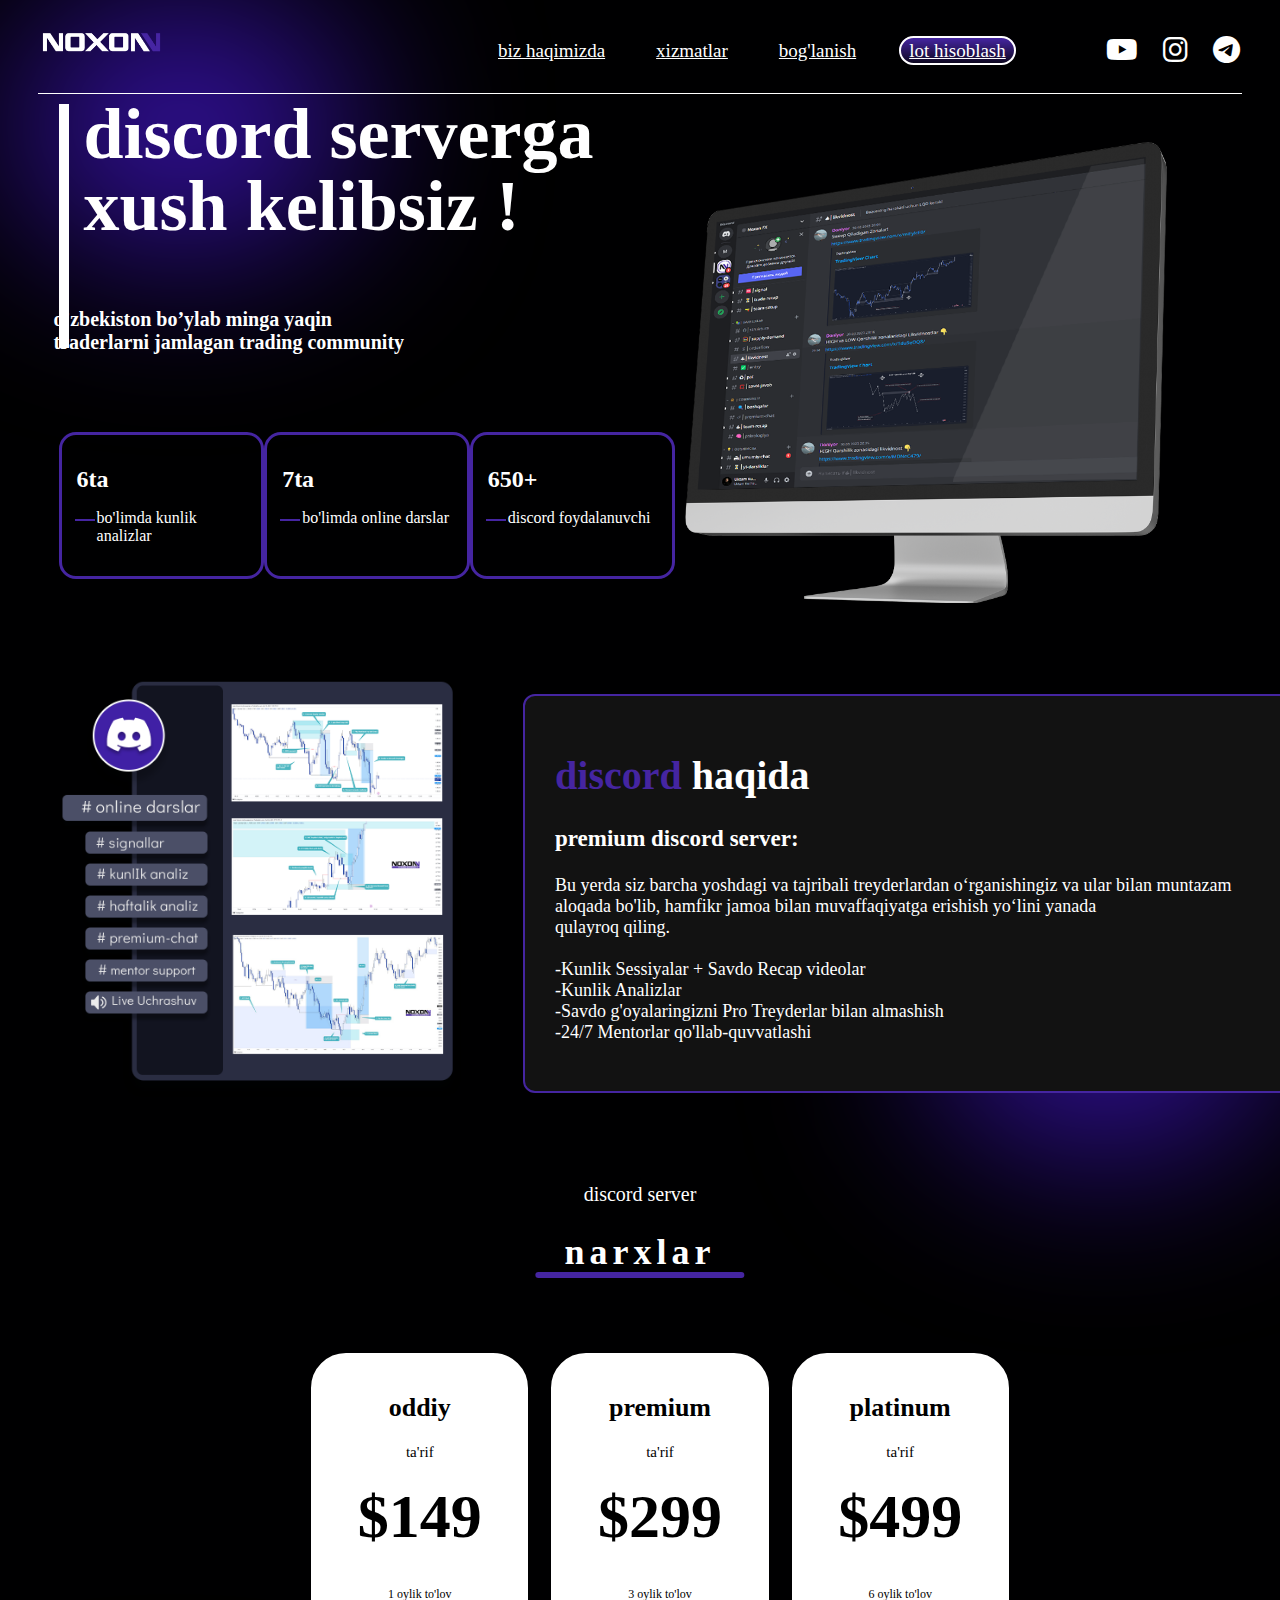
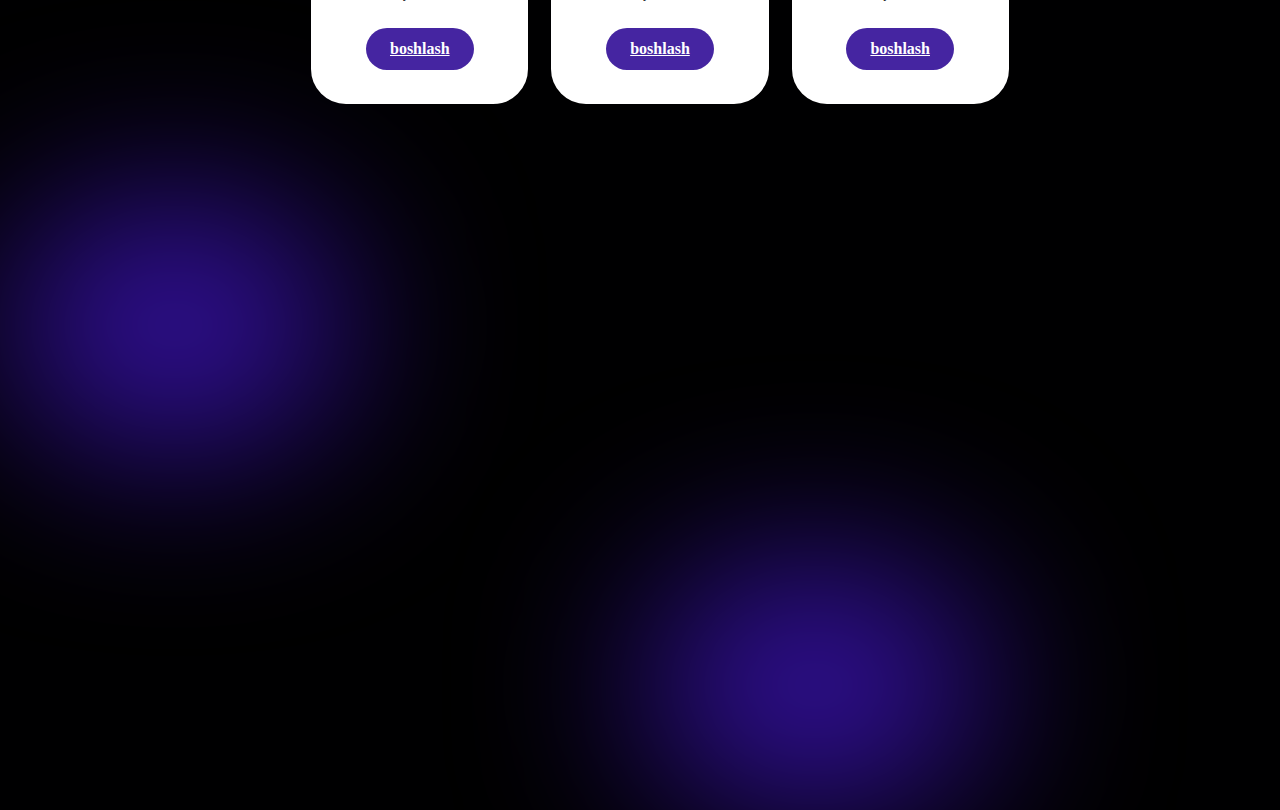
<file: pages/discord-server.html>
<!DOCTYPE html>
<html lang="en">

<head>
   <meta charset="UTF-8">
   <meta http-equiv="X-UA-Compatible" content="IE=edge">
   <meta name="viewport" content="width=device-width, initial-scale=1.0">
   <link rel="stylesheet" href="https://cdnjs.cloudflare.com/ajax/libs/font-awesome/6.4.0/css/all.min.css">
   <title>Discord server</title>
   <link rel="stylesheet" href="../css/main.min.css">
</head>

<body>

   <div class="shape shape1"></div>
   <div class="shape shape2"></div>
   <div class="shape shape3"></div>
   <div class="shape shape4"></div>

   <header class="header border-bottom">
      <a href="#" class="header__logo"><img src="../image/logo.png" alt="logo" height="70"></a>
      <div class="flex">
         <nav class="header__navbar">
            <ul class="header__navbar-list">
               <li class="header__navbar-item">
                  <a href="./discord-server.html" class="header__navbar-link">biz haqimizda</a>
               </li>
               <li class="header__navbar-item">
                  <a href="./more.html" class="header__navbar-link">xizmatlar</a>
               </li>
               <li class="header__navbar-item">
                  <a href="./online-darslar.html" class="header__navbar-link">bog'lanish</a>
               </li>
               <li class="header__navbar-item">
                  <a href="./savdo-robot.html" class="header__navbar-link">lot hisoblash</a>
               </li>
            </ul>
         </nav>
         <ul class="header__social-list">
            <li class="header__social-item">
               <a href="https://youtube.com/@noxonfx" class="header__social-link"><i
                     class="fa-brands fa-youtube"></i></a>
            </li>
            <li class="header__social-item">
               <a href="https://instagram.com/noxonfx?igshid=MzRlODBiNWFlZA==" class="header__social-link"><i
                     class="fa-brands fa-instagram"></i></a>
            </li>
            <li class="header__social-item">
               <a href="https://t.me/noxonfx_community" class="header__social-link"><i
                     class="fa-brands fa-telegram"></i></a>
            </li>
         </ul>
         <div class="menu-btn">
            <div class="menu-btn__burger"></div>
         </div>
         <div class="fixed-navbar">
            <ul class="header__navbar-list">
               <li class="header__navbar-item">
                  <a href="#" class="header__navbar-link">biz haqimizda</a>
               </li>
               <li class="header__navbar-item">
                  <a href="#" class="header__navbar-link">xizmatlar</a>
               </li>
               <li class="header__navbar-item">
                  <a href="#" class="header__navbar-link">bog'lanish</a>
               </li>
               <li class="header__navbar-item">
                  <a href="#" class="header__navbar-link">lot hisoblash</a>
               </li>
            </ul>
            <ul class="header__social-list">
               <li class="header__social-item">
                  <a href="https://youtube.com/@noxonfx" class="header__social-link"><i
                        class="fa-brands fa-youtube"></i></a>
               </li>
               <li class="header__social-item">
                  <a href="https://instagram.com/noxonfx?igshid=MzRlODBiNWFlZA==" class="header__social-link"><i
                        class="fa-brands fa-instagram"></i></a>
               </li>
               <li class="header__social-item">
                  <a href="https://t.me/noxonfx_community" class="header__social-link"><i
                        class="fa-brands fa-telegram"></i></a>
               </li>
            </ul>
         </div>
      </div>
   </header>

   <section class="home discord__home" id="home">
      <div>
         <div class="content index">
            <h1 class="home-heading">discord serverga <br>
            xush kelibsiz !</h1>
            <br>
            <br>
            <p>o’zbekiston bo’ylab minga yaqin <br>
            traderlarni jamlagan trading community</p>
            <br>

         </div>
         <div class="home__info">
            <div class="home__info-box">
               <h1>6ta</h1>
               <p>bo'limda kunlik analizlar</p>
            </div>
            <div class="home__info-box">
               <h1>7ta</h1>
               <p>bo'limda online darslar</p>
            </div>
            <div class="home__info-box">
               <h1>650+</h1>
               <p>discord foydalanuvchi</p>
            </div>
         </div>
      </div>
      <img src="../image/Noutbuk-mid.png" alt="">
   </section>

   <section class="info" id="info">
      <img src="../image/polni-logosi-yo'q.png" alt="">
      <div class="info__content">
         <h1><span>discord</span> haqida</h1>
         <p style="font-size: 23px; font-weight: 700; color: #fff; margin-top: 25px;">premium discord server: </p>
         <p>Bu yerda siz barcha yoshdagi va tajribali treyderlardan o‘rganishingiz va ular bilan muntazam aloqada bo'lib, hamfikr
         jamoa bilan muvaffaqiyatga erishish yo‘lini yanada <br>
         qulayroq qiling.
         <br>
         <br>
         -Kunlik Sessiyalar + Savdo Recap videolar <br>
         -Kunlik Analizlar <br>
         -Savdo g'oyalaringizni Pro Treyderlar bilan almashish <br>
         -24/7 Mentorlar qo'llab-quvvatlashi</p>
      </div>
   </section>

   <section class="price" id="price">
      <p class="price__subtitle lh" style="color: #fff; font-size: 20px;">discord server</p>
      <h1 class="price__title fsz">narxlar</h1>
      <ul class="price__list">
         <li class="price__item">
            <h3>oddiy</h3>
            <p>ta'rif</p>
            <h1>$149</h1>
            <h4>1 oylik to'lov</h4>
            <a href="#">boshlash</a>
         </li>
         <li class="price__item price__item-premium">
            <h3>premium</h3>
            <p>ta'rif</p>
            <h1>$299</h1>
            <h4>3 oylik to'lov</h4>
            <a href="#">boshlash</a>
         </li>
         <li class="price__item">
            <h3>platinum</h3>
            <p>ta'rif</p>
            <h1>$499</h1>
            <h4>6 oylik to'lov</h4>
            <a href="#">boshlash</a>
         </li>
      </ul>
   </section>


   <script src="../javascript/app.js"></script>
</body>

</html>
</file>
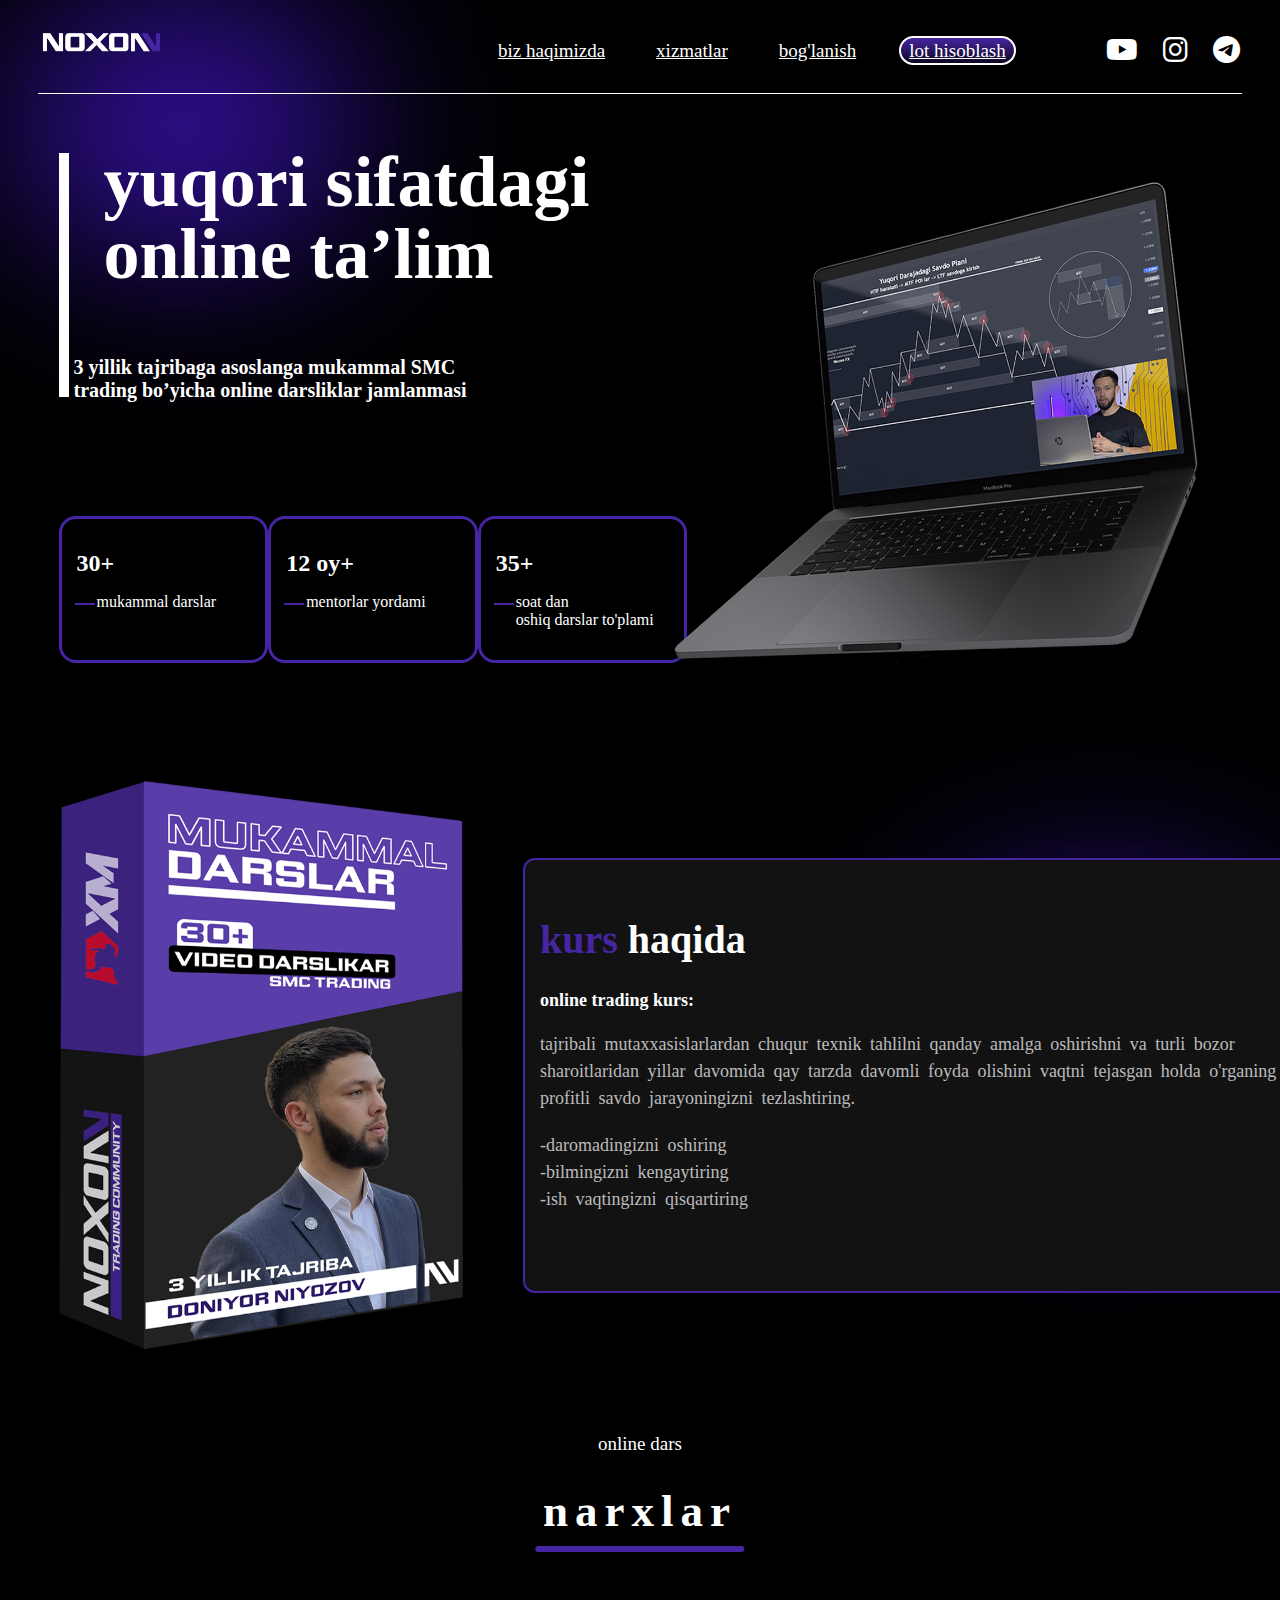
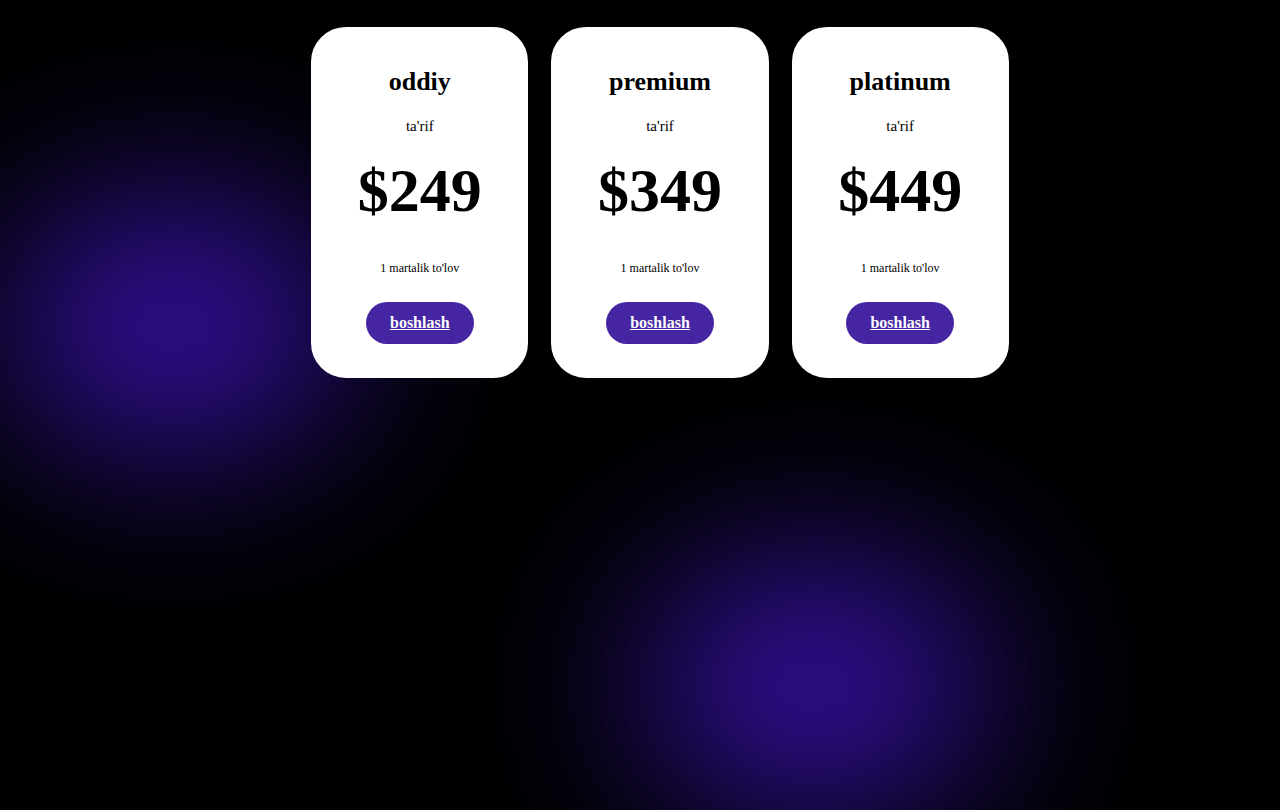
<file: pages/online-darslar.html>
<!DOCTYPE html>
<html lang="en">

<head>
   <meta charset="UTF-8">
   <meta http-equiv="X-UA-Compatible" content="IE=edge">
   <meta name="viewport" content="width=device-width, initial-scale=1.0">
   <link rel="stylesheet" href="https://cdnjs.cloudflare.com/ajax/libs/font-awesome/6.4.0/css/all.min.css">
   <title>Online darslar</title>
   <link rel="stylesheet" href="../css/main.min.css">
</head>

<body>

   <div class="shape shape1"></div>
   <div class="shape shape2"></div>
   <div class="shape shape3"></div>
   <div class="shape shape4"></div>

   <header class="header border-bottom">
      <a href="#" class="header__logo"><img src="../image/logo.png" alt="logo" height="70"></a>
      <div class="flex">
         <nav class="header__navbar">
            <ul class="header__navbar-list">
               <li class="header__navbar-item">
                  <a href="./discord-server.html" class="header__navbar-link">biz haqimizda</a>
               </li>
               <li class="header__navbar-item">
                  <a href="./more.html" class="header__navbar-link">xizmatlar</a>
               </li>
               <li class="header__navbar-item">
                  <a href="./online-darslar.html" class="header__navbar-link">bog'lanish</a>
               </li>
               <li class="header__navbar-item">
                  <a href="./savdo-robot.html" class="header__navbar-link">lot hisoblash</a>
               </li>
            </ul>
         </nav>
         <ul class="header__social-list">
            <li class="header__social-item">
               <a href="https://youtube.com/@noxonfx" class="header__social-link"><i
                     class="fa-brands fa-youtube "></i></a>
            </li>
            <li class="header__social-item">
               <a href="https://instagram.com/noxonfx?igshid=MzRlODBiNWFlZA==" class="header__social-link"><i
                     class="fa-brands fa-instagram "></i></a>
            </li>
            <li class="header__social-item">
               <a href="https://t.me/noxonfx_community" class="header__social-link"><i
                     class="fa-brands fa-telegram "></i></a>
            </li>
         </ul>
         <div class="menu-btn">
            <div class="menu-btn__burger"></div>
         </div>
         <div class="fixed-navbar">
            <ul class="header__navbar-list">
               <li class="header__navbar-item">
                  <a href="#" class="header__navbar-link">biz haqimizda</a>
               </li>
               <li class="header__navbar-item">
                  <a href="#" class="header__navbar-link">xizmatlar</a>
               </li>
               <li class="header__navbar-item">
                  <a href="#" class="header__navbar-link">bog'lanish</a>
               </li>
               <li class="header__navbar-item">
                  <a href="#" class="header__navbar-link">lot hisoblash</a>
               </li>
            </ul>
            <ul class="header__social-list">
               <li class="header__social-item">
                  <a href="https://youtube.com/@noxonfx" class="header__social-link"><i
                        class="fa-brands fa-youtube"></i></a>
               </li>
               <li class="header__social-item">
                  <a href="https://instagram.com/noxonfx?igshid=MzRlODBiNWFlZA==" class="header__social-link"><i
                        class="fa-brands fa-instagram"></i></a>
               </li>
               <li class="header__social-item">
                  <a href="https://t.me/noxonfx_community" class="header__social-link"><i
                        class="fa-brands fa-telegram"></i></a>
               </li>
            </ul>
         </div>
      </div>
   </header>

   <section class="home home-online " id="home">
      <div>
            <br>
            <br>
            <br>
               <br>

         <div class="content  ">
            <h1 class="home-heading">yuqori sifatdagi <br>
            online ta’lim</h1>
            <br>
            <br>
            <p>3 yillik tajribaga asoslanga mukammal SMC <br>
            trading bo’yicha online darsliklar jamlanmasi</p>
            <br>
         </div>
         <br>
         <br>
         <div class="home__info online__info">
            <div class="home__info-box online-box ">
               <h1>30+</h1>
               <p>mukammal darslar</p>
            </div>
            <div class="home__info-box online-box">
               <h1>12 oy+</h1>
               <p>mentorlar yordami</p>
            </div>
            <div class="home__info-box online-box">
               <h1>35+</h1>
               <p>soat dan  <br> oshiq darslar to'plami</p>
            </div>
         </div>
      </div>
      <img src="../image/Noutbuk.png " alt="">
   </section>
<br>
<br>
<br>
   <section class="info online_info" id="info">
      <img   src="../image/disk-toplam.png" alt="">
      <div class="info__content">
         <h1><span>kurs</span> haqida</h1>
         <h2>online trading kurs:</h2>
         <p>tajribali mutaxxasislarlardan chuqur texnik tahlilni qanday amalga oshirishni va turli bozor sharoitlaridan
            yillar davomida qay tarzda davomli foyda olishini vaqtni tejasgan holda o'rganing va profitli savdo
            jarayoningizni tezlashtiring.</p>
         <p>-daromadingizni oshiring <br>
            -bilmingizni kengaytiring <br>
            -ish vaqtingizni qisqartiring</p>
      </div>
   </section>

   <section class="price" id="price">
      <p class="price__subtitle  price__text">online dars</p>
      <h1 style="letter-spacing: 7px;" class=" price__title team__center">narxlar</h1>
      <ul class="price__list">
         <li class="price__item">
            <h3>oddiy</h3>
            <p>ta'rif</p>
            <h1>$249</h1>
            <h4>1 martalik to'lov</h4>
            <a href="#">boshlash</a>
         </li>
         <li class="price__item price__item-premium">
            <h3>premium</h3>
            <p>ta'rif</p>
            <h1>$349</h1>
            <h4>1 martalik to'lov</h4>
            <a href="#">boshlash</a>
         </li>
         <li class="price__item">
            <h3>platinum</h3>
            <p>ta'rif</p>
            <h1>$449</h1>
            <h4>1 martalik to'lov</h4>
            <a href="#">boshlash</a>
         </li>
      </ul>
   </section>


   <script src="../javascript/app.js"></script>
</body>

</html>
</file>
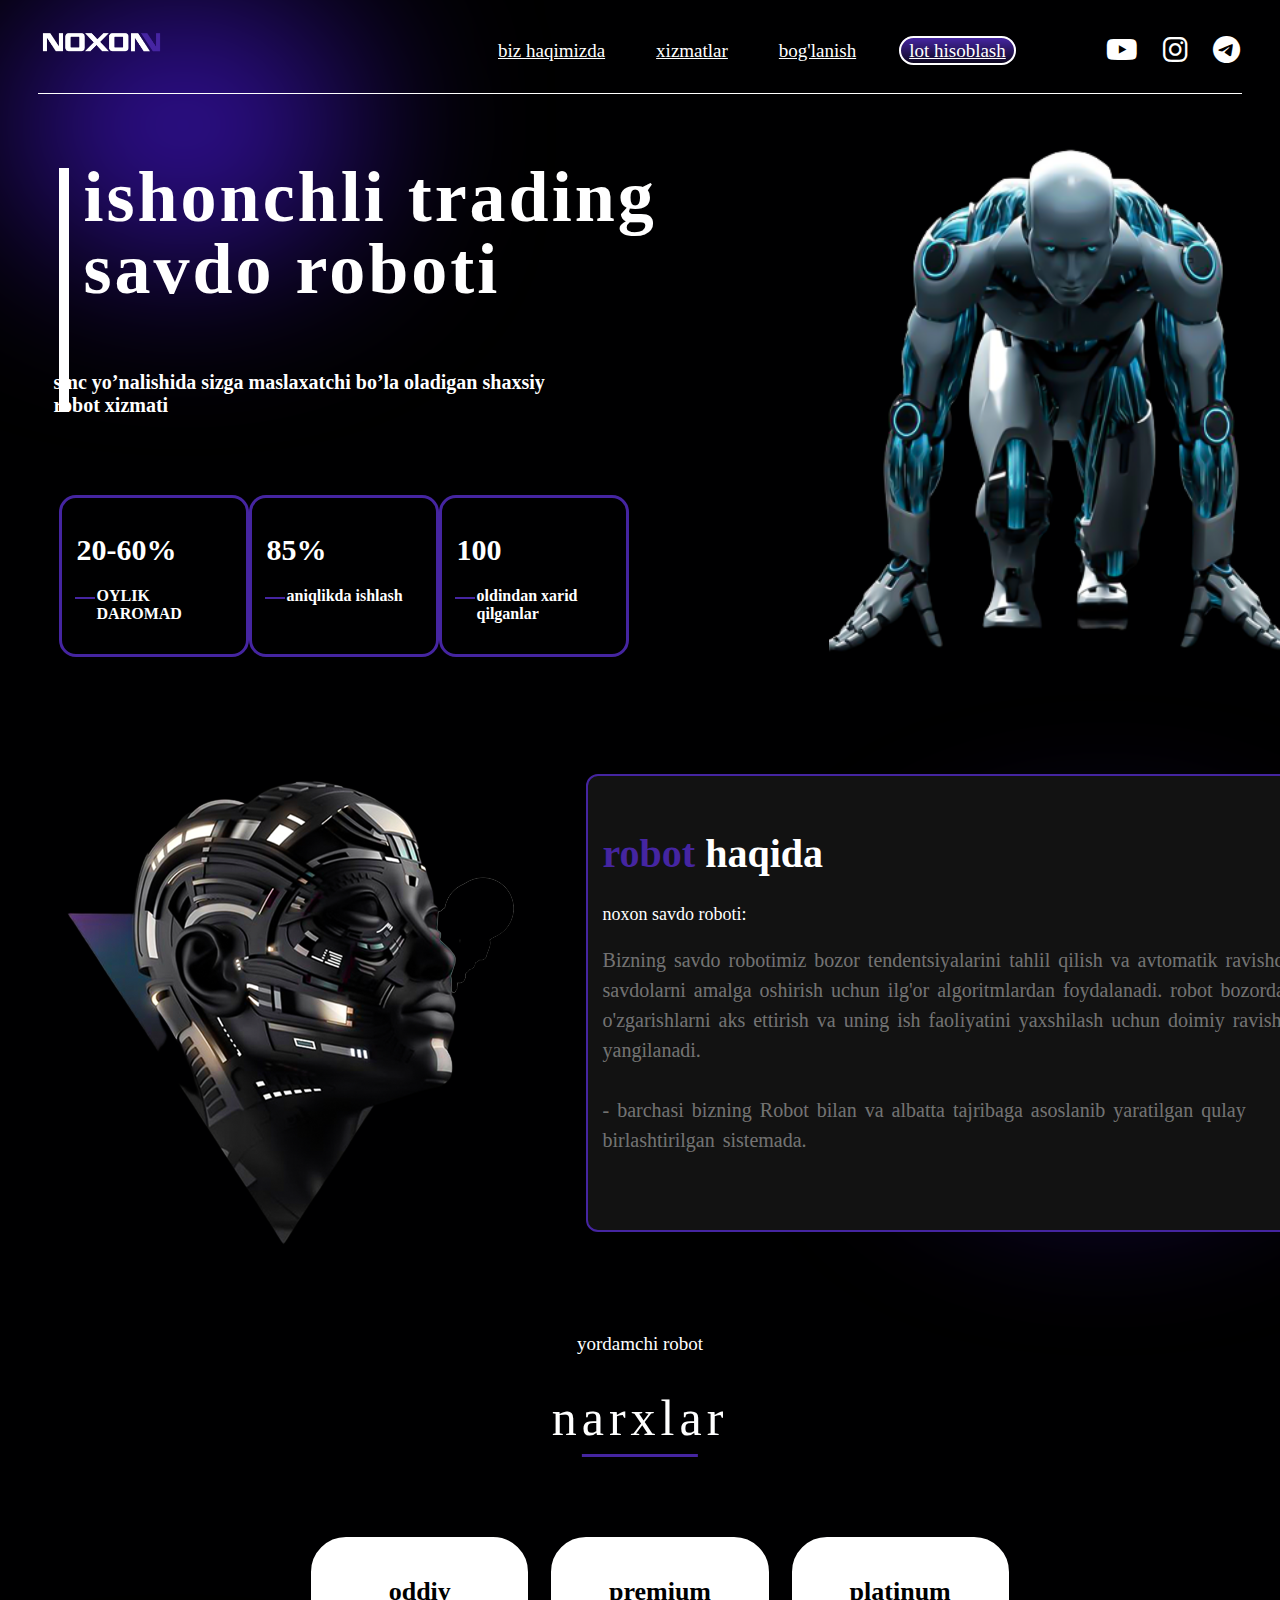
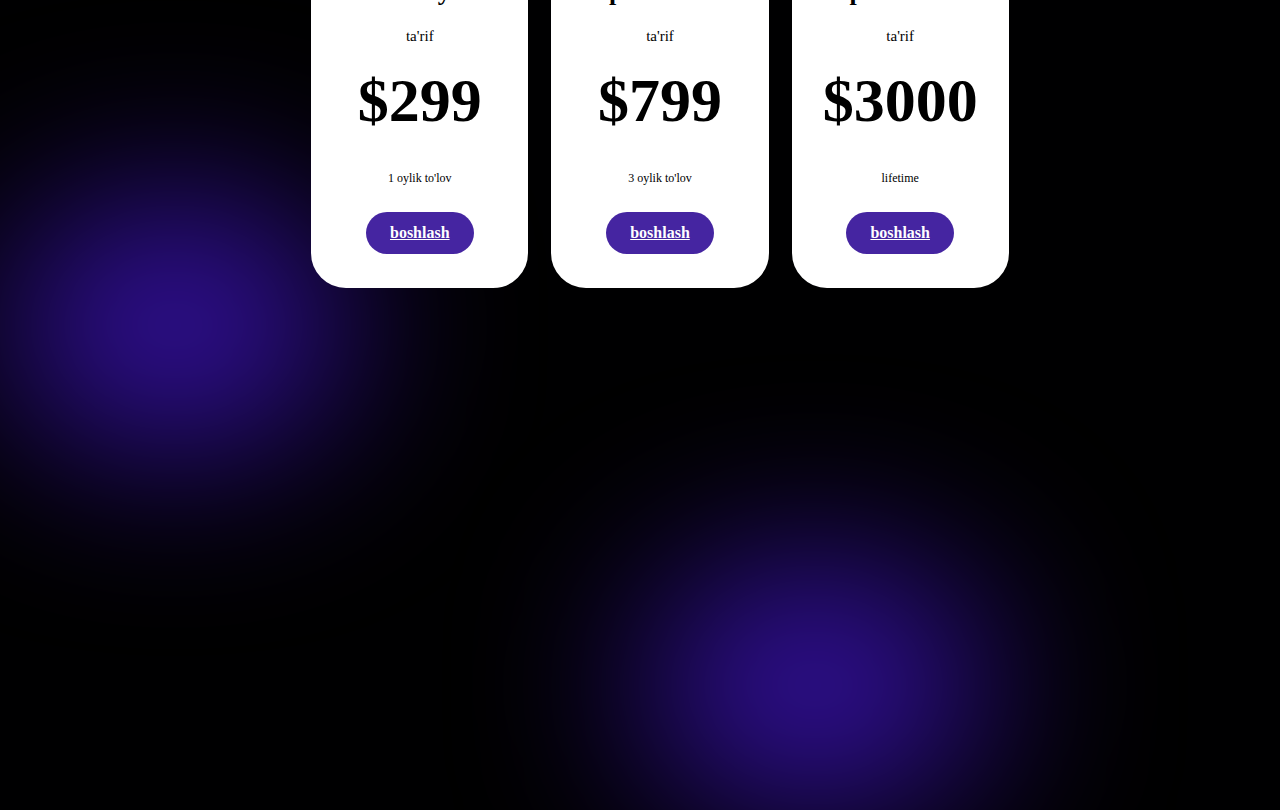
<file: pages/savdo-robot.html>
<!DOCTYPE html>
<html lang="en">

<head>
   <meta charset="UTF-8">
   <meta http-equiv="X-UA-Compatible" content="IE=edge">
   <meta name="viewport" content="width=device-width, initial-scale=1.0">
   <link rel="stylesheet" href="https://cdnjs.cloudflare.com/ajax/libs/font-awesome/6.4.0/css/all.min.css">
   <title>Savdo robot</title>
   <link rel="stylesheet" href="../css/main.min.css">


</head>

<body>

   <div class="shape shape1"></div>
   <div class="shape shape2"></div>
   <div class="shape shape3"></div>
   <div class="shape shape4"></div>

   <header class="header border-bottom">
      <a href="#" class="header__logo"><img src="../image/logo.png" alt="logo" height="70"></a>
      <div class="flex">
         <nav class="header__navbar">
            <ul class="header__navbar-list">
               <li class="header__navbar-item">
                  <a href="./discord-server.html" class="header__navbar-link">biz haqimizda</a>
               </li>
               <li class="header__navbar-item">
                  <a href="./more.html" class="header__navbar-link">xizmatlar</a>
               </li>
               <li class="header__navbar-item">
                  <a href="./online-darslar.html" class="header__navbar-link">bog'lanish</a>
               </li>
               <li class="header__navbar-item">
                  <a href="./savdo-robot.html" class="header__navbar-link">lot hisoblash</a>
               </li>
            </ul>
         </nav>
         <ul class="header__social-list">
            <li class="header__social-item">
               <a href="https://youtube.com/@noxonfx" class="header__social-link"><i
                     class="fa-brands fa-youtube"></i></a>
            </li>
            <li class="header__social-item">
               <a href="https://instagram.com/noxonfx?igshid=MzRlODBiNWFlZA==" class="header__social-link"><i
                     class="fa-brands fa-instagram"></i></a>
            </li>
            <li class="header__social-item">
               <a href="https://t.me/noxonfx_community" class="header__social-link"><i
                     class="fa-brands fa-telegram"></i></a>
            </li>
         </ul>
         <div class="menu-btn">
            <div class="menu-btn__burger"></div>
         </div>
         <div class="fixed-navbar">
            <ul class="header__navbar-list">
               <li class="header__navbar-item">
                  <a href="#" class="header__navbar-link">biz haqimizda</a>
               </li>
               <li class="header__navbar-item">
                  <a href="#" class="header__navbar-link">xizmatlar</a>
               </li>
               <li class="header__navbar-item">
                  <a href="#" class="header__navbar-link">bog'lanish</a>
               </li>
               <li class="header__navbar-item">
                  <a href="#" class="header__navbar-link">lot hisoblash</a>
               </li>
            </ul>
            <ul class="header__social-list">
               <li class="header__social-item">
                  <a href="https://youtube.com/@noxonfx" class="header__social-link"><i
                        class="fa-brands fa-youtube "></i></a>
               </li>
               <li class="header__social-item">
                  <a href="https://instagram.com/noxonfx?igshid=MzRlODBiNWFlZA==" class="header__social-link"><i
                        class="fa-brands fa-instagram "></i></a>
               </li>
               <li class="header__social-item">
                  <a href="https://t.me/noxonfx_community" class="header__social-link"><i
                        class="fa-brands fa-telegram "></i></a>
               </li>
            </ul>
         </div>
      </div>
   </header>

   <section class="home home__flex" id="home">
      <div>
         <br>
         <br>
         <br>
         <br>
         <div class="content">
            <h1 class="home-heading">ishonchli trading
               savdo roboti</h1>
            <br>
            <br>
            <p>smc yo’nalishida sizga maslaxatchi bo’la
               oladigan shaxsiy robot xizmati</p>
            <br>

         </div>
         <div class="home__info">
            <div class="home__info-box">
               <h1>20-60%</h1>
               <p>OYLIK
                  DAROMAD</p>
            </div>
            <div class="home__info-box">
               <h1>85%</h1>
               <p>aniqlikda ishlash</p>
            </div>
            <div class="home__info-box">
               <h1>100</h1>
               <p>oldindan xarid qilganlar</p>
            </div>
         </div>
      </div>
      <img src="../image/robot-removebg-preview.png" alt="">
   </section>

   <section class="info info-content imginfo" id="info">
      <img    src="../image/robot-bosh-removebg-preview.png" alt="">
      <div class="info__content">
         <h1><span>robot</span> haqida</h1>
         <h2>noxon savdo roboti:</h2>
         <p>Bizning savdo robotimiz bozor tendentsiyalarini tahlil qilish va avtomatik ravishda savdolarni amalga
            oshirish uchun
            ilg'or algoritmlardan foydalanadi. robot bozordagi o'zgarishlarni
            aks ettirish va uning ish faoliyatini yaxshilash uchun doimiy ravishda yangilanadi.
            <br>
            <br>
            - barchasi bizning Robot bilan va albatta tajribaga asoslanib yaratilgan qulay birlashtirilgan sistemada.
         </p>
      </div>
   </section>

   <section class="price" id="price">
      <p  class="price__subtitle price__text">yordamchi robot</p>
      <h1   class="price__title price__center">narxlar</h1>
      <ul class="price__list">
         <li class="price__item">
            <h3>oddiy</h3>
            <p>ta'rif</p>
            <h1>$299</h1>
            <h4>1 oylik to'lov</h4>
            <a href="#">boshlash</a>
         </li>
         <li class="price__item price__item-premium">
            <h3>premium</h3>
            <p>ta'rif</p>
            <h1>$799</h1>
            <h4>3 oylik to'lov</h4>
            <a href="#">boshlash</a>
         </li>
         <li class="price__item">
            <h3>platinum</h3>
            <p>ta'rif</p>
            <h1>$3000</h1>
            <h4>lifetime</h4>
            <a href="#">boshlash</a>
         </li>
      </ul>
   </section>


   <script src="../javascript/app.js"></script>
</body>

</html>
</file>
<file: css/main.min.css>
<<<<<<< HEAD
@import"https://fonts.googleapis.com/css2?family=Montserrat:wght@100;200;300;400;500;600;800;900&display=swap";*{font-family:"Montserrat",sans-serif;margin:0;padding:0;-webkit-box-sizing:border-box;box-sizing:border-box;outline:none;border:none;text-decoration:none;text-transform:uppercase;-webkit-transition:all .2s linear;transition:all .2s linear}html{scroll-behavior:smooth}body{background:#000001}ul{list-style:none}section{padding:2rem 4%}@media screen and (max-width: 991px){html{font-size:55%}section{padding:2rem}}@media screen and (max-width: 450px){html{font-size:50%}}@media screen and (max-width: 1326px){section{padding:2rem 4%}}.header{display:grid;grid-template-columns:1fr 1.999fr !important;-webkit-box-align:center;-ms-flex-align:center;align-items:center;-webkit-box-pack:justify;-ms-flex-pack:justify;justify-content:space-between;padding:0 5px;width:95% !important;margin:0 auto !important}.header__logo{height:85px}.header__navbar-list{display:-webkit-box;display:-ms-flexbox;display:flex;-webkit-column-gap:35px !important;-moz-column-gap:35px !important;column-gap:35px !important}.header__navbar-item:last-child .header__navbar-link{border:2px solid #fff;color:#fff;border-radius:30px;background:-webkit-gradient(linear, left top, left bottom, from(#4525a1), color-stop(transparent), color-stop(transparent), color-stop(transparent), to(transparent));background:linear-gradient(to bottom, #4525a1, transparent, transparent, transparent, transparent);background-size:auto 500%}.header__navbar-item:last-child .header__navbar-link:hover{background-position:right center}.header__navbar-link{color:#fff;font-size:19px !important;padding:2px 8px;font-weight:500 !important}.header__navbar-link:hover{color:#4525a1}.header__social-list{display:-webkit-box;display:-ms-flexbox;display:flex;gap:25px}.header__social-link{color:#fff;font-size:28px !important}.header__social-link:hover{color:#4525a1}.border-bottom{border-bottom:1px solid #fff}.menu-btn{position:fixed;right:5%;background:rgba(0,0,0,0);border-radius:6px;display:none;-webkit-box-pack:center;-ms-flex-pack:center;justify-content:center;-webkit-box-align:center;-ms-flex-align:center;align-items:center;cursor:pointer;-webkit-transition:all .5s ease-in-out;transition:all .5s ease-in-out;z-index:201;width:50px;height:50px}.menu-btn__burger{width:30px;height:4px;background:#fff;border-radius:5px;-webkit-box-shadow:0 2px 5px rgba(255,101,47,.2);box-shadow:0 2px 5px rgba(255,101,47,.2);-webkit-transition:all .5s ease-in-out;transition:all .5s ease-in-out}.menu-btn__burger::before,.menu-btn__burger::after{content:"";position:absolute;width:30px;height:4px;background:#fff;border-radius:5px;-webkit-box-shadow:0 2px 5px rgba(255,101,47,.2);box-shadow:0 2px 5px rgba(255,101,47,.2);-webkit-transition:all .5s ease-in-out;transition:all .5s ease-in-out}.menu-btn__burger::before{-webkit-transform:translateY(-10px);transform:translateY(-10px)}.menu-btn__burger::after{-webkit-transform:translateY(10px);transform:translateY(10px)}.menu-btn.open .menu-btn__burger{-webkit-transform:translateX(-50px);transform:translateX(-50px);background:rgba(0,0,0,0);-webkit-box-shadow:none;box-shadow:none}.menu-btn.open .menu-btn__burger::before{-webkit-transform:rotate(45deg) translate(35px, -35px);transform:rotate(45deg) translate(35px, -35px)}.menu-btn.open .menu-btn__burger::after{-webkit-transform:rotate(-45deg) translate(35px, 35px);transform:rotate(-45deg) translate(35px, 35px)}.fixed-navbar{position:fixed;left:100%;top:0;width:100%;height:100%;background:rgba(0,0,0,.8470588235);z-index:200;display:none;-webkit-box-align:center;-ms-flex-align:center;align-items:center;-webkit-box-pack:center;-ms-flex-pack:center;justify-content:center;-webkit-box-orient:vertical;-webkit-box-direction:normal;-ms-flex-direction:column;flex-direction:column;gap:20px}.fixed-navbar .header__navbar-list{-webkit-box-orient:vertical;-webkit-box-direction:normal;-ms-flex-direction:column;flex-direction:column;-webkit-box-align:center;-ms-flex-align:center;align-items:center;gap:20px}.left-0{left:0 !important}.left-5{right:85% !important}@media screen and (max-width: 1045px){.header .header-navbar .header__navbar-list__navbar-item a{font-size:25px}}@media screen and (max-width: 991px){.header{padding:0 20px}.header__navbar,.header__social-list{display:none}.menu-btn{display:-webkit-box;display:-ms-flexbox;display:flex}.fixed-navbar{display:-webkit-box;display:-ms-flexbox;display:flex}.fixed-navbar .header-navbar,.fixed-navbar .header__social-list{display:-webkit-box;display:-ms-flexbox;display:flex}}.container{width:100%;margin-left:auto;margin-right:auto;padding-left:40px;padding-right:40px}@media screen and (max-width: 450px){.container{width:600px}}@media screen and (max-width: 768px){.container{width:700px}}@media screen and (max-width: 991px){.container{width:900px}}@media screen and (max-width: 1100px){.container{width:1100px}}@media screen and (max-width: 1270px){.container{width:1300px}}@media screen and (max-width: 1326px){.container{width:1310px}}.logo-absolute{position:absolute;width:100px !important;top:75%;right:9%}.line{position:absolute;width:90%;height:2px;top:88%;left:5%;right:5%;background:#fff}@media screen and (max-width: 768px){.logo-absolute{width:100px !important;top:70%}}.flex{display:-webkit-box;display:-ms-flexbox;display:flex;-webkit-box-align:center;-ms-flex-align:center;align-items:center;-webkit-box-pack:justify;-ms-flex-pack:justify;justify-content:space-between;gap:10px}body{overflow-x:hidden}.home{display:-webkit-box;display:-ms-flexbox;display:flex;gap:10px;-webkit-box-align:center;-ms-flex-align:center;align-items:center;position:relative}.home__outline{position:absolute;right:2%;top:0;width:61.5% !important;z-index:-1}.home__link{margin-top:50px;display:-webkit-box;display:-ms-flexbox;display:flex;-webkit-box-align:center;-ms-flex-align:center;align-items:center;width:100%;gap:40px}.home__link a,.home__link button{display:-webkit-box;display:-ms-flexbox;display:flex;-webkit-box-align:center;-ms-flex-align:center;align-items:center;-webkit-box-pack:center;-ms-flex-pack:center;justify-content:center;gap:10%;width:35%;padding:10px 30px;border:2px solid #fff;font-weight:600;color:#fff;border-radius:30px;background:-webkit-gradient(linear, left top, left bottom, from(transparent), color-stop(transparent), color-stop(transparent), color-stop(#4525a1), color-stop(transparent), to(transparent));background:linear-gradient(to bottom, transparent, transparent, transparent, #4525a1, transparent, transparent);background-size:auto 500%;cursor:pointer}.home__link a:hover,.home__link button:hover{background-color:#4525a1}.home__link a i,.home__link button i{font-size:23px}.home .content{position:relative;margin-left:25px;margin-top:-100px !important}.home .content h1{font-size:72px !important;font-weight:600;line-height:1;color:#fff;margin-bottom:10px}.home .content p{font-size:20px !important;font-weight:600;color:#fff;margin-left:-30px}.home .content::after{content:"";position:absolute;top:0;left:-25px;height:83%;width:10px;background:#fff;border-radius:0;margin-top:1%}.home__info{display:-webkit-box;display:-ms-flexbox;display:flex;-webkit-box-pack:justify;-ms-flex-pack:justify;justify-content:space-between;margin-top:40px}.home__info-box{width:30%;padding:15px;border:3px solid #4525a1;border-radius:17px}.home__info-box h1{color:#fff;font-size:24px}.home__info-box p{color:#fff;font-size:16px;margin-left:20px;position:relative}.home__info-box p::before{content:"";position:absolute;top:10px;left:-22px;height:2px;width:20px;background:#4525a1}.home>img{width:44%}.home__bg{position:absolute;top:0%;left:34%;right:-10%;height:100%;width:66% !important;z-index:-1}.home__more{height:calc(100% - 75.8px)}.home__more .content{width:65%;padding-left:18px;margin-top:65px}.home__more .content h1{font-size:58px}.home__more .content p{font-size:32px;line-height:30px}.home__flex{display:grid;grid-template-columns:2fr 1.3fr;width:100%}.home__flex div .content h1{font-size:50px;letter-spacing:3px}.home__flex div .content p{width:70%}.home__flex div .home__info{width:75%}.home__flex div .home__info .home__info-box h1{font-size:30px}.home__flex div .home__info .home__info-box p{font-weight:600}.home__flex img{width:100%}.online_info{display:grid;grid-template-columns:1fr 1.2fr;-webkit-box-align:center;-ms-flex-align:center;align-items:center;gap:150px;width:90%;margin:0 auto}.online_info img{width:5%}.online_info .info__content{padding:30px 15px 60px 15px}.online_info .info__content h1{color:#fff}.online_info .info__content h1 span{color:#4525a1}.online_info .info__content h2{color:#fff;font-size:18px;margin-top:15px}.online_info .info__content p{font-size:18px;line-height:1.5;word-spacing:4px;color:rgba(255,255,255,.7176470588)}.home-online{display:grid;grid-template-columns:1.2fr 1fr}.home-online div .content{padding-left:20px}.home-online div .content h1{font-size:52px}.home-online img{width:100%;position:relative;top:9%;right:4.5%;margin-top:-30px}.info-content{display:grid;grid-template-columns:1fr 1fr;-webkit-box-align:center;-ms-flex-align:center;align-items:center;width:90%;margin:0 auto}.info-content .info__content{width:100%;padding:28px 15px 55px 15px}.info-content .info__content h2{color:#fff;margin-top:20px;font-size:18px;font-weight:500}.info-content .info__content p{font-size:20px;line-height:1.5;word-spacing:3px;color:rgba(255,255,255,.4235294118)}.info{display:-webkit-box;display:-ms-flexbox;display:flex;-webkit-box-align:center;-ms-flex-align:center;align-items:center;gap:60px;width:100%}.info>img{width:32%}.info__content{margin-top:20px;padding:30px;border-radius:12px;border:2px solid #4525a1;background:#121212}.info__content h1{font-size:40px;color:#fff}.info__content h1 span{color:#4525a1}.info__content p{margin-top:20px;font-size:18px;font-weight:500;color:#fff}.imginfo>img{width:45%;margin-top:-20px}.price__subtitle{color:#4525a1;font-size:16px;text-align:center}.price .price__center{font-size:50px;padding-bottom:10px;font-weight:normal}.price .price__center::before{content:"";position:absolute;bottom:0px;left:50%;height:3px;width:10%;background:#4525a1;-webkit-transform:translateX(-50%);transform:translateX(-50%);border-radius:0px}.price .price__text{font-size:19px;color:#fff}.price__title{color:#fff;font-size:36px;text-align:center;letter-spacing:5px;position:relative}.price__title::before{content:"";position:absolute;bottom:-5px;left:50%;height:6px;width:18%;background:#4525a1;-webkit-transform:translateX(-50%);transform:translateX(-50%);border-radius:10px}.price__list{width:60%;margin:0 auto;display:-webkit-box;display:-ms-flexbox;display:flex;-webkit-box-pack:justify;-ms-flex-pack:justify;justify-content:space-between;-webkit-box-align:center;-ms-flex-align:center;align-items:center;margin-top:80px}.price__item{width:30%;padding:10px 0 30px 0;border:4px solid #fff;background:#fff;border-radius:35px;text-align:center}.price__item:hover{background:#4525a1;color:#fff}.price__item:hover a{color:#181a1a;background:#fff}.price__item h3{font-size:26px}.price__item p{font-size:15px;margin-top:-5px}.price__item h1{font-size:62px;margin-top:20px;margin-bottom:35px}.price__item h4{font-size:12px;font-weight:500}.price__item a{color:#fff;margin-top:10px;display:inline-block;font-weight:700;padding:12px 24px;border-radius:30px;background:#4525a1}.price__item a:hover{-webkit-transform:scale(1.05);transform:scale(1.05)}.shape{position:absolute;width:350px;height:250px;background:#3511a3;border-radius:50%;-webkit-filter:blur(90px);filter:blur(90px);z-index:-10}.shape1{top:0}.shape2{top:100%;right:0}.shape3{top:200%;left:0}.shape4{top:240%;left:50%}.shape5{top:22%;left:43%;width:48%;height:67%;-webkit-filter:blur(160px);filter:blur(160px)}.shape6{top:110%;left:60%;display:none}.shape7{top:180%;left:-25%;width:56%;height:50%;-webkit-filter:blur(190px);filter:blur(190px)}.shape8{top:270%;left:75%;width:45%;height:45%;border-radius:0;-webkit-filter:blur(190px);filter:blur(190px)}.shape9{top:400%;left:-10%;width:25%;-webkit-filter:blur(170px);filter:blur(170px);height:85%}.shape10{top:530%;left:78%;height:60%;-webkit-filter:blur(200px);filter:blur(200px);width:50%}.services{color:#fff}.services__title{text-align:center;color:#fff;font-size:52px;letter-spacing:2px;font-weight:500;margin-bottom:20px}.services__item{position:relative;border:3px solid #fff;border-radius:30px;padding:150px 40px 40px;margin-top:100px}.services__list{display:-webkit-box;display:-ms-flexbox;display:flex;-webkit-box-pack:justify;-ms-flex-pack:justify;justify-content:space-between;padding:0px 90px;-ms-flex-line-pack:center;align-content:center}.services__item{position:relative;border:3px solid #fff;border-radius:30px;padding:130px 28px 28px;margin-top:100px;line-height:38px;margin-bottom:25px;width:28%;background:rgba(0,0,0,.6862745098)}.services__item h2{font-size:24px;font-weight:600}.services__item p{font-size:15px;margin-left:20px;position:relative}.services__item p::before{content:"";position:absolute;left:-20px;top:12px;width:10px;height:10px;border-radius:50%;background:#fff}.services__item>img{position:absolute;top:-100px;left:50%;-webkit-transform:translateX(-50%);transform:translateX(-50%);width:200px}.services__link{margin-top:20px}.services__link a{display:inline-block;width:100%;font-size:18px !important;text-align:center;padding:2px 20px;border:2px solid #fff;color:#fff;border-radius:30px;background:-webkit-gradient(linear, left top, left bottom, from(#4525a1), color-stop(transparent), color-stop(transparent), to(transparent));background:linear-gradient(to bottom, #4525a1, transparent, transparent, transparent);background-size:auto 500%}.services__link a:hover{background-position:center right}.discord{display:-webkit-box;display:-ms-flexbox;display:flex;-webkit-box-pack:justify;-ms-flex-pack:justify;justify-content:space-between;margin-top:80px;-webkit-box-align:center;-ms-flex-align:center;align-items:center}@font-face{font-family:The Neue;src:url("../static/WOFF2/TheNeue-Black.woff2")}.discord__title{padding:0 20px 0 50px;font-size:80px !important;font-weight:600;letter-spacing:10px;line-height:95px;display:inline-block;font-family:The Neue}.discord__title-bg{padding-right:70px;background:#000;border:1px solid #fff;border-left:0;border-radius:20px;border-top-left-radius:0;border-bottom-left-radius:0}.discord__members{padding:35px 90px 35px 110px !important;color:#fff;background:#4525a1;display:inline-block;border-radius:120px;border-top-left-radius:0;border-bottom-left-radius:0;border:4px solid #fff;border-left:0;margin-top:-33px}.discord__members-title{font-family:The Neue;font-size:70px !important;margin-bottom:5px !important;margin-left:-40px}.discord__members p{font-family:The Neue;font-size:40px !important;margin-top:-20px;margin-left:-20px !important}.discord__right{margin-left:10px}.discord__right img{width:85% !important}.team__text{font-size:28px;font-weight:600;margin-bottom:10px}.team__center{font-size:45px;letter-spacing:2px;padding-bottom:10px;font-weight:600}.team{margin-top:50px;color:#fff}.team__list{display:-webkit-box;display:-ms-flexbox;display:flex;-webkit-box-pack:center;-ms-flex-pack:center;justify-content:center;margin-top:80px;gap:70px}.team__item{position:relative;width:50% !important;border-radius:18px !important;padding:10px 0;text-align:right;background:-webkit-gradient(linear, left top, left bottom, from(#4525a1), to(#492266));background:linear-gradient(to bottom, #4525a1, #492266)}.team__item img{position:absolute;bottom:0;left:2%;width:42%}.team__item h1{font-size:40px !important;font-weight:600}.team__item h2{font-size:28px !important;font-weight:500 !important;margin:0 20px 50px}.team__item-social{display:-webkit-box;display:-ms-flexbox;display:flex;gap:10px;-webkit-box-pack:end;-ms-flex-pack:end;justify-content:flex-end;margin-right:20px}.team__item-social a{color:#fff;font-size:24px !important;padding-bottom:5px}.team__item:last-child img{width:38%}.result>h1{padding-bottom:20px !important}.result{margin-top:50px}.result__list{display:-webkit-box;display:-ms-flexbox;display:flex;-webkit-box-pack:justify;-ms-flex-pack:justify;justify-content:space-between;gap:30px;color:#fff;width:100%;margin-top:100px;padding-bottom:50px}.result__item{width:22%;padding:30px 20px;background:#171717;border-radius:20px;border:2px solid #171717}.result__item h1{font-size:40px;margin-bottom:12px;font-weight:600}.result__item p{font-size:20px;margin-left:40px;position:relative;font-weight:700}.result__item p::before{content:"";position:absolute;left:-45px;top:12px;width:40px;height:4px;background:#4525a1}.result__item:hover{background:rgba(0,0,0,0);border:2px solid #4525a1}.connect{width:90%;margin:0 auto;margin-top:50px;color:#fff}.connect .team__center{font-weight:600 !important;font-size:40px !important;padding-bottom:25px}.connect__wrapper{display:grid;grid-template-columns:1.1fr 2fr;gap:10%;margin-top:80px}.connect__wrapper>div h2{font-size:25px;font-weight:700}.connect__wrapper>div p{width:120%;font-size:12.5px;letter-spacing:2px;line-height:30px;font-weight:600;opacity:.8;margin-top:30px}.connect__list{margin-top:50px;row-gap:22px !important;display:grid}.connect__item{display:grid;margin-bottom:20px;grid-template-columns:.2fr 1fr;-webkit-box-align:center;-ms-flex-align:center;align-items:center}.connect__item img{width:75%}.connect__item h3{font-size:18px;font-weight:700}.connect__item h4{font-size:15px !important;font-weight:600}.connect .item2 h4,.connect .item3 h4{font-size:22px !important}.connect .item3 h4{font-size:20px !important}.connect__form{text-align:justify;margin-top:-20px}.connect__form input,.connect__form textarea{background:#212121;padding:10px 0 10px 20px;margin:15px;border-radius:30px;resize:none;color:#fff;font-size:17px;width:100%}.connect__form input:focus,.connect__form textarea:focus{background:rgba(122,122,122,.5529411765);color:#fff}.connect__form textarea{padding-top:20px}.connect__form .name,.connect__form .number{width:45%}.connect__form .theme,.connect__form .message{width:96.5%}.connect__form .home__link{margin-top:20px;margin-left:10px}.connect__form .home__link button{border:2px solid #4525a1;position:relative;padding:12px 70px 12px 50px;font-size:17px;font-weight:600}.connect__form .home__link button i{font-size:25px;position:absolute;right:0px;top:0;background:#4525a1;width:45px;height:100%;border-radius:30px;display:-webkit-box;display:-ms-flexbox;display:flex;-webkit-box-pack:center;-ms-flex-pack:center;justify-content:center;-webkit-box-align:center;-ms-flex-align:center;align-items:center}.who{margin-top:5%;display:grid;grid-template-columns:1fr 1.3fr;-webkit-box-align:center;-ms-flex-align:center;align-items:center;gap:20px}.who .who__span{display:block;background-color:#fff;width:80px;border-bottom:4px solid;padding-top:5px;float:right}.who .who__span2{display:block;background-color:#fff;width:5px;height:80px;border-bottom:4px solid;float:right;margin-top:-6.2%}.who .img{margin-top:-5%}.who .img img{width:95%}.who__content{color:#fff;margin-top:-20px}.who__content h2{font-size:30px;width:10%;line-height:30px;padding-left:40px;padding-bottom:40px}.who__content .p{text-transform:none;font-size:28px;padding-bottom:30px;font-weight:600;line-height:35px}.who__content .p span{text-transform:none;font-size:25px;line-height:30px;word-spacing:12px;color:rgba(255,255,255,.9176470588)}.who__content::before{content:"";position:absolute;left:50%;height:4px;width:11%;top:112.3%;left:53%;background:#4525a1;-webkit-transform:translateX(-50%);transform:translateX(-50%);border-radius:0}.who__paragraph{color:#fff;font-weight:400;margin-left:40px;position:relative;line-height:1.5;font-size:31px;text-transform:none}.who__paragraph span{width:100%;text-transform:none}.who__paragraph::before{content:"";position:absolute;left:-30px;top:0;height:100%;width:5px;background:#fff;border-radius:15px;background:fixed}.bro__item{height:300px;width:100%;border:2px solid #fff;border-radius:15px;display:-webkit-box;display:-ms-flexbox;display:flex;position:relative;margin-top:150px;padding:20px}.bro__item img{position:absolute;height:120%;bottom:0}.bro__item p{width:100%;color:#fff;margin-left:330px;font-size:22px;line-height:1.3;word-spacing:10px;letter-spacing:1.5px;margin-top:25px;font-weight:500;text-transform:none}.bro__item p span{text-transform:none;width:100%}.bro__item h4{color:#fff;font-size:24px;position:absolute;left:2%;bottom:-28%;font-weight:400;bottom:-23%}.bro__item h4 span{font-weight:700;font-size:28px}.bro__item:last-child p{margin-left:0;margin-right:330px}.bro__item:last-child img{right:2%}.bro__item:last-child h4{left:73%}.bro__item:last-child h4 span{font-size:30px}.bor{border-right:3px solid #4525a1;border-radius:8%}.community__list{display:-webkit-box;display:-ms-flexbox;display:flex;-webkit-box-pack:justify;-ms-flex-pack:justify;justify-content:space-between;margin-top:60px}.community__item{width:30%;position:relative;padding:20px}.community__item img{position:absolute;width:100%}.community__item h1{color:#fff;font-size:22px;padding:15px 0 0 45%}.community__item p{color:#fff;margin-left:160px;margin-top:50px;position:relative;font-size:12px}.community__item p::before{content:"";position:absolute;left:-4%;top:0;height:100%;width:3px;background:#4525a1}.hamkor{margin-top:60px}.hamkor__list{margin-top:60px;display:-webkit-box;display:-ms-flexbox;display:flex;-webkit-box-pack:space-evenly;-ms-flex-pack:space-evenly;justify-content:space-evenly;padding:30px 0;border-radius:20px;background:-webkit-gradient(linear, left bottom, left top, from(#121212), to(#212121));background:linear-gradient(to top, #121212, #212121)}.hamkor__item img{height:65px}@media screen and (max-width: 1326px){.who{display:-webkit-box;display:-ms-flexbox;display:flex}.who .img .who__span{display:block;background-color:#fff;width:80px;height:5px;margin-top:.1%;margin-right:10%}.who .img img{width:88%}.who .img .who__span2{display:inline;background-color:#fff;width:5px;height:80px;margin-right:9.5%;float:right}.who__content{color:#fff;margin-top:-50px}.who__content h2{font-size:30px;width:10%;line-height:30px;padding-left:40px;padding-bottom:40px}.who__content .p{text-transform:none;font-size:28px;padding-bottom:30px;font-weight:600;line-height:35px}.who__content .p span{text-transform:none;font-size:25px;line-height:30px;word-spacing:12px;color:rgba(255,255,255,.9176470588)}.who__content::before{content:"";position:absolute;left:50%;height:4px;width:11%;top:108.3%;left:65%;background:#4525a1;-webkit-transform:translateX(-50%);transform:translateX(-50%);border-radius:0}.result__list{width:100%}.result__list .result__item{width:20%;padding:15px 30px}.result__list .result__item h1{font-size:28px}.result__list .result__item p{font-size:19px}.header{padding:0 2px;font-size:15px;grid-template-columns:1fr 2.8 .5fr;width:99%;margin:0 auto;gap:15px}.header .flex .header__navbar .header__navbar-list .header__navbar-item .header__navbar-link{font-size:17px}.header .flex .header__navbar .header__social-list .header__social-item .header__social-link{font-size:20px}.home__more .home__bg{left:34%}.home .content{width:100%}.home .content h1{font-size:44px}.home .content p{font-size:15px}.services__list{-webkit-box-pack:justify;-ms-flex-pack:justify;justify-content:space-between;gap:30px;width:100%;margin:0 auto}.services__item{width:33%;padding:85px 10px 20px 20px}.services__item img{width:65%}.services__item h2{font-size:20px}.services__item p{font-size:14px}.services__link a{font-size:15px}}@media screen and (max-width: 1270px){.header{padding:0 2px;font-size:15px;width:95%;margin:0 auto;gap:15px}.header .flex .header__navbar .header__navbar-list .header__navbar-item .header__navbar-link{font-size:14px;font-weight:700}.who{display:-webkit-box;display:-ms-flexbox;display:flex}.who .img .who__span{display:block;background-color:#fff;width:80px;height:5px;margin-top:.1%;margin-right:10%}.who .img img{width:88%}.who .img .who__span2{display:inline;background-color:#fff;width:5px;height:80px;margin-right:9.5%;float:right}.who__content{color:#fff;margin-top:-70px}.who__content h2{font-size:30px;width:10%;line-height:30px;padding-left:40px;padding-bottom:40px}.who__content .p{text-transform:none;font-size:28px;padding-bottom:30px;font-weight:600;line-height:35px}.who__content .p span{text-transform:none;font-size:25px;line-height:30px;word-spacing:12px;color:rgba(255,255,255,.9176470588)}.who__content::before{content:"";position:absolute;left:50%;height:4px;width:11%;top:108.3%;left:65%;background:#4525a1;-webkit-transform:translateX(-50%);transform:translateX(-50%);border-radius:0}.community__item h1{color:#fff;font-size:22px;padding:15px 0 0 40%}.community__item p{color:#fff;margin-left:140px;margin-top:30px;position:relative;font-size:13px}.community__item p::before{content:"";position:absolute;left:-4%;top:0;height:100%;width:3px;background:#4525a1}.home .home__bg{width:100%;left:34%}.team__item{position:relative;width:40%;border-radius:15px;text-align:right;background:-webkit-gradient(linear, left top, left bottom, from(#4525a1), to(#492266));background:linear-gradient(to bottom, #4525a1, #492266)}.team__item img{position:absolute;bottom:0;left:2%}.team__item h1{font-size:22px;padding:40px 20px 0 30px}.team__item h2{font-size:19px;font-weight:400;margin:0 20px 50px}.team__item-social{display:-webkit-box;display:-ms-flexbox;display:flex;gap:10px;-webkit-box-pack:end;-ms-flex-pack:end;justify-content:flex-end;margin-right:20px}.team__item-social a{color:#fff;font-size:28px;padding-bottom:5px}.bro__item p{font-size:20px}.bro .bro__item:last-child h4{left:70%}.discord .discord__left h1{font-size:60px;margin-bottom:10px}.discord .discord__left p{font-size:25px}.discord .discord__right{width:100%}.discord .discord__right img{width:100%}.discord .discord__members{padding:18px 40px 18px 150px}.home .content .home-heading{font-size:42px}.home .content p{font-size:18px}.info img{width:40%}.info .info-content{-webkit-box-align:center;-ms-flex-align:center;align-items:center;-ms-flex-wrap:wrap;flex-wrap:wrap}.info .info-content .info__content{width:45%;padding:30px 20px}.info .info-content .info__content h2{color:#fff;margin-top:15px;font-size:28px;font-weight:500}.info .info-content .info__content p{font-size:22px;line-height:1.6;word-spacing:3px;color:rgba(255,255,255,.4235294118)}}@media screen and (max-width: 1145px){.result__list{width:100%;display:grid;grid-template-columns:repeat(2, 1fr);-ms-flex-wrap:wrap;flex-wrap:wrap}.result__list .result__item{width:100%;padding:5% 8%}.result__list .result__item h1{font-size:38px;margin-bottom:10px}.result__list .result__item p{font-size:18px}.who{display:none}.who .img .who__span{display:block;background-color:#fff;width:80px;height:5px;margin-top:.1%;margin-right:10%}.who .img img{width:92%;margin-top:-10px}.who .img .who__span2{display:inline;background-color:#fff;width:5px;height:80px;margin-right:9.5%;float:right}.who__content{color:#fff;margin-top:-10px}.who__content h2{font-size:25px;width:10%;line-height:28px;padding-left:40px;padding-bottom:40px}.who__content .p{text-transform:none;font-size:28px;padding-bottom:30px;font-weight:600;line-height:35px}.who__content .p span{text-transform:none;font-size:25px;line-height:30px;word-spacing:12px;color:rgba(255,255,255,.9176470588)}.who__content::before{content:"";position:absolute;left:50%;height:4px;width:11%;top:115.3%;left:65%;background:#4525a1;-webkit-transform:translateX(-50%);transform:translateX(-50%);border-radius:0}.header{padding:0 5px;font-size:15px}.header .flex .header__navbar .header__navbar-list .header__navbar-item .header__navbar-link{font-size:13px}.discord__home div .content .home-heading{font-size:40px}.discord__home div .content p{font-size:15px;line-height:23px}.discord__home div .home__info{-webkit-box-pack:space-evenly;-ms-flex-pack:space-evenly;justify-content:space-evenly}.discord__home div .home__info-box{width:25%;padding:15px;border:2px solid #4525a1;border-radius:17px}.discord__home div .home__info-box h1{font-size:23px}.discord__home div .home__info-box p{font-size:10px}.bro__item p{font-size:20px}.bro .bro__item:last-child h4{left:65%}.community__item h1{color:#fff;font-size:22px;padding:15px 0 0 44%}.community__item p{color:#fff;margin-left:110px;margin-top:18px;position:relative;font-size:12px}.community__item p::before{content:"";position:absolute;left:-4%;top:0;height:100%;width:3px;background:#4525a1}.home__flex{display:grid;grid-template-columns:2fr 1.8fr;width:100%}.home__flex div .content h1{font-size:40px;letter-spacing:3px}.home__flex div .content p{font-size:20px;width:100%}.home__flex div .home__info{width:100%}.home__flex div .home__info .home__info-box{width:32%}.home__flex div .home__info .home__info-box h1{font-size:25px}.home__flex div .home__info .home__info-box p{font-weight:500}.home__flex img{width:100%}.info-content{display:grid;grid-template-columns:1fr 1fr;-webkit-box-align:center;-ms-flex-align:center;align-items:center;width:100%;-webkit-box-orient:vertical;-webkit-box-direction:reverse;-ms-flex-direction:column-reverse;flex-direction:column-reverse;-ms-flex-wrap:wrap;flex-wrap:wrap}.info-content img{width:100%}.info-content .info__content{width:100%;padding:28px 15px 55px 15px}.info-content .info__content h2{color:#fff;margin-top:15px;font-size:15px;font-weight:500}.info-content .info__content p{font-size:15px;line-height:1.5;word-spacing:3px;color:rgba(255,255,255,.4235294118)}.price__subtitle{color:#4525a1;font-size:16px;text-align:center}.price__center{font-size:50px;padding-bottom:10px;font-weight:900}.price__center::before{content:"";position:absolute;bottom:0px;left:45%;height:3px;width:15%;background:#4525a1;-webkit-transform:translateX(-50%);transform:translateX(-50%);border-radius:0px}.price__text{font-size:19px;color:#fff}.price__title{color:#fff;font-size:36px;text-align:center;letter-spacing:5px;position:relative}.price__title::before{content:"";position:absolute;bottom:0px;left:50%;height:5px;width:15%;background:#4525a1;-webkit-transform:translateX(-50%);transform:translateX(-50%);border-radius:10px}.price__list{width:80%;margin:0 auto;display:-webkit-box;display:-ms-flexbox;display:flex;-webkit-box-pack:justify;-ms-flex-pack:justify;justify-content:space-between;-webkit-box-align:center;-ms-flex-align:center;align-items:center;margin-top:80px}.price__item{width:30%;padding:15px 0 40px 0;border:4px solid #fff;background:#fff;border-radius:35px}.price__item:hover{background:#4525a1;color:#fff}.price__item:hover a{color:#181a1a;background:#fff}.price__item h3{font-size:26px}.price__item p{font-size:15px;margin-top:-5px}.price__item h1{font-size:52px;margin-top:20px;margin-bottom:35px}.price__item h4{font-size:20px;font-weight:600}.price__item a{color:#fff;margin-top:5px;display:inline-block;font-weight:700;padding:12px 25px;border-radius:30px;background:#4525a1}.price__item a:hover{-webkit-transform:scaleX(1.1);transform:scaleX(1.1)}}@media screen and (max-width: 1100px){.home__outline{position:absolute;right:3%;top:0;width:62% !important;z-index:-1}.header{padding:0 3px;font-size:14px;width:95%;margin:0 auto;gap:15px}.header .flex .header__navbar .header__navbar-list .header__navbar-item .header__navbar-link{font-size:11.5px;font-weight:900}.header .flex .header__social-item .header__social-link i{font-size:25px}.line{width:91%;height:2px;top:80%;left:5%;right:0%;background:#fff}.logo-absolute{position:absolute;width:90px !important;top:65%;right:5%}.home .content h1{font-size:40px;font-weight:600;line-height:1.1;color:#fff}.team .team__list .team__item{width:60%}.team .team__list .team__item img{left:5%}.discord__left{width:80%}.discord__right img{width:100%}.info img{width:47%}.info .info-content{-webkit-box-align:center;-ms-flex-align:center;align-items:center;-ms-flex-wrap:wrap;flex-wrap:wrap}.info .info-content .info__content{width:45%;padding:20px 10px}.info .info-content .info__content h2{color:#fff;margin-top:15px;font-size:25px;font-weight:500}.info .info-content .info__content p{font-size:15px;line-height:1.4;word-spacing:4px;color:rgba(255,255,255,.4235294118)}}@media screen and (max-width: 1045px){.home .content h1{font-size:40px;font-weight:600;line-height:1.1;color:#fff}.line{width:91%;height:2px;top:85%;left:5%;right:0%;background:#fff}.logo-absolute{position:absolute;width:85px !important;top:70%;right:9%}}@media screen and (max-width: 991px){.home{-webkit-box-orient:vertical;-webkit-box-direction:normal;-ms-flex-direction:column;flex-direction:column}.home div .content h1{font-size:35px}.home div .content p{font-size:15px}.home>img{width:70%}.home__link a{font-size:16px;padding:6px 18px}.home__outline{display:none}.home__bg{position:absolute;right:0%;top:0%;height:70%;left:0%;width:66% !important;background-size:cover;z-index:-1}.home .online__info{gap:20px;width:80%}.home .online__info .info__content{width:100% !important}.home .online__info .online-box{width:100%;padding:10px}.home .online__info .online-box h1{font-size:25px}.home .online__info .online-box p{font-size:10px}.home .online__info img{width:50%}.home__more{height:calc(100vh - 70.8px)}.home__more .content{width:90%;margin-top:50px}.info{-webkit-box-orient:vertical;-webkit-box-direction:reverse;-ms-flex-direction:column-reverse;flex-direction:column-reverse;-webkit-box-align:center;-ms-flex-align:center;align-items:center}.info>img{width:90%}.shape{width:250px;height:250px}.who__paragraph{margin-top:-110px;margin-bottom:-60px}.who__paragraph span{width:100%;text-transform:none;font-size:20px}.discord{-webkit-box-orient:vertical;-webkit-box-direction:normal;-ms-flex-direction:column;flex-direction:column}.discord__title{font-size:50px}.discord__right{text-align:center}.discord__right img{width:80% !important;margin-top:40px}.discord__members{padding:20px 40px 20px 100px}.discord__members-title{font-size:30px}.team__list{-webkit-box-orient:vertical;-webkit-box-direction:normal;-ms-flex-direction:column;flex-direction:column}.team__item{width:90%;margin:0 auto}.team__item img{left:8%}.team__item h1{margin-right:8%;font-size:25px}.team__item .team__center{font-size:25px}.team__item .team__item-social{padding-bottom:20px}.team__item .team__item-social,.team__item h2{margin-right:10%}.result__list{-webkit-box-orient:vertical;-webkit-box-direction:normal;-ms-flex-direction:column;flex-direction:column}.result .result__item{width:100%;padding:10% 20% 10% 10%}.connect__wrapper{grid-template-columns:1fr}.connect__form input,.connect__form textarea{width:100% !important;padding:10px;margin:10px 0px}.connect__form .home__link{margin-top:20px;margin-left:10px}.connect__form .home__link a{border:2px solid #4525a1;position:relative;padding-right:60px}.connect__form .home__link a i{position:absolute;right:0px;top:0;background:#4525a1;width:40px;height:100%;border-radius:30px;display:-webkit-box;display:-ms-flexbox;display:flex;-webkit-box-pack:center;-ms-flex-pack:center;justify-content:center;-webkit-box-align:center;-ms-flex-align:center;align-items:center}.who{-webkit-box-orient:vertical;-webkit-box-direction:normal;-ms-flex-direction:column;flex-direction:column}.who>img{width:100%}.who__content h2{font-size:23px}.who__content p{font-size:15px}.who__paragraph{font-size:15px}.bro__item{height:650px}.bro__item img{position:absolute;height:auto;width:50%;bottom:0}.bro__item p{color:#fff;margin-left:0px;font-size:19px}.bro__item h4{left:5%;bottom:-12%;font-size:32px}.bro__item:last-child p{margin-left:0;margin-right:0px;font-size:15px}.bro__item:last-child img{width:45%;right:5%}.bro__item:last-child h4{width:100%;margin-left:-15%}.price{margin-top:100px}.price__subtitle{color:#4525a1;font-size:16px;text-align:center}.price__center{font-size:50px;padding-bottom:10px;font-weight:900}.price__center::before{content:"";position:absolute;bottom:0px;left:45%;height:3px;width:30%;background:#4525a1;-webkit-transform:translateX(-50%);transform:translateX(-50%);border-radius:0px}.price__text{font-size:19px;color:#fff}.price__title{color:#fff;font-size:36px;text-align:center;letter-spacing:5px;position:relative}.price__title::before{content:"";position:absolute;bottom:0px;left:50%;height:5px;width:15%;background:#4525a1;-webkit-transform:translateX(-50%);transform:translateX(-50%);border-radius:10px}.price__list{width:100%;margin:0 auto;margin-top:80px;display:inline-block;text-align:center}.price__item{width:100%;margin:20px 0;padding:15px 0 25px 0;border:4px solid #fff;background:#fff;border-radius:35px}.price__item:hover{background:#4525a1;color:#fff}.price__item:hover a{color:#181a1a;background:#fff}.price__item h3{font-size:38px}.price__item p{font-size:25px;margin-top:-5px}.price__item h1{font-size:75px;margin-top:20px;margin-bottom:35px}.price__item h4{font-size:30px;font-weight:600}.price__item a{color:#fff;margin-top:5px;font-size:35px;display:inline-block;font-weight:700;padding:20px 50px;border-radius:28px;background:#4525a1}.price__item a:hover{-webkit-transform:scaleX(1.1);transform:scaleX(1.1)}body{overflow-x:hidden}.hamkor__list{-webkit-box-orient:vertical;-webkit-box-direction:normal;-ms-flex-direction:column;flex-direction:column;-webkit-box-align:center;-ms-flex-align:center;align-items:center;gap:40px}.services__list{-ms-flex-wrap:wrap;flex-wrap:wrap;-webkit-box-pack:center;-ms-flex-pack:center;justify-content:center;gap:10%;width:100%}.services__item{padding:160px 23px 40px 55px;display:block;width:70%}.services__item h2{font-size:33px;margin-bottom:20px}.services__item p{font-size:23px}.services__item img{width:45%}.services__link a{font-size:20px}.community__item h1{color:#fff;font-size:22px;padding:15px 0 0 44%}.community__item p{color:#fff;margin-left:110px;margin-top:18px;position:relative;font-size:12px}.community__item p::before{content:"";position:absolute;left:-4%;top:0;height:100%;width:3px;background:#4525a1}.home__flex{display:grid;grid-template-columns:2fr 1.8fr;width:100%}.home__flex div .content h1{font-size:40px;letter-spacing:3px}.home__flex div .content p{font-size:18px;width:100%}.home__flex div .home__info{width:100%}.home__flex div .home__info .home__info-box{width:32%}.home__flex div .home__info .home__info-box h1{font-size:22px}.home__flex div .home__info .home__info-box p{font-weight:500;font-size:12px}.home__flex img{width:100%}.info-content{display:grid;grid-template-columns:1fr 1.5fr}.info-content img{background-size:cover;width:100%}.info-content .info__content h1{font-size:28px}.info-content .info__content h2{color:#fff;margin-top:12px;font-size:14px;font-weight:500}.info-content .info__content p{font-size:12px;line-height:1.5;word-spacing:2.5px;color:rgba(255,255,255,.4235294118)}}@media screen and (max-width: 868px){.services__item{padding:100px 20px 25px 35px}.services__item img{width:47%}.services__item h2{font-size:20px}.services__item p{font-size:14px}.result__list{width:100%}.result__list .result__item{width:100%;padding:10% 20% 10% 10%}.result__list .result__item h1{font-size:48px;margin-bottom:10px}.result__list .result__item p{font-size:28px}}@media screen and (max-width: 768px){.home .content h1{font-size:34px}.home .content p{font-size:16px}.home__info{-webkit-box-orient:vertical;-webkit-box-direction:normal;-ms-flex-direction:column;flex-direction:column;gap:20px;-webkit-box-pack:justify;-ms-flex-pack:justify;justify-content:space-between}.home__info-box{width:100%}.home>img{width:100%}.home__link a{font-size:13px}.info>img{width:100%}.shape{width:100px;height:100px}.services__list{padding:20px;line-height:15px;width:100%}.services__item{position:relative;border:3px solid #fff;border-radius:30px}.services__item img{width:45% !important}.services__link a{font-size:13px}.discord__title__title:nth-child(1){font-size:30px}.discord__title__title:nth-child(1){font-size:50px}.discord__title__title:nth-child(3){font-size:40px}.team__item img{width:32%}.team__item h1{font-size:22px;margin:10px 15px 0 0}.team__item h2{font-size:17px;margin:0px 30px 20px}.team__item-social a{font-size:25px}.team__item:last-child{margin-top:30px}.result__list{grid-template-columns:1fr}}@media screen and (min-width: 1400px){.header{padding:0 2px;font-size:15px;grid-template-columns:1fr 2.4fr;width:95%;margin:0 auto;gap:20px}.header .flex .header__navbar .header__navbar-list .header__navbar-item .header__navbar-link{font-size:21px;font-weight:700}.header .flex .header__social-list .header__social-item .header__social-link{font-size:38px}.home__outline{position:absolute;right:3%;top:0;width:65%;z-index:-1}.who{display:-webkit-box;display:-ms-flexbox;display:flex}.who .img .who__span{display:block;background-color:#fff;width:80px;height:5px;margin-top:.1%;margin-right:10%}.who .img img{width:88%}.who .img .who__span2{display:inline;background-color:#fff;width:5px;height:80px;margin-right:9.5%;float:right}.who__content{color:#fff;margin-top:-70px}.who__content h2{font-size:30px;width:10%;line-height:30px;padding-left:40px;padding-bottom:40px}.who__content .p{text-transform:none;font-size:28px;padding-bottom:30px;font-weight:600;line-height:35px}.who__content .p span{text-transform:none;font-size:25px;line-height:30px;word-spacing:12px;color:rgba(255,255,255,.9176470588)}.who__content::before{content:"";position:absolute;left:50%;height:4px;width:11%;top:108.3%;left:65%;background:#4525a1;-webkit-transform:translateX(-50%);transform:translateX(-50%);border-radius:0}.community__item h1{color:#fff;font-size:22px;padding:15px 0 0 40%}.community__item p{color:#fff;margin-left:140px;margin-top:30px;position:relative;font-size:13px}.community__item p::before{content:"";position:absolute;left:-4%;top:0;height:100%;width:3px;background:#4525a1}.home .home__bg{width:100%;left:34%}.team__item{position:relative;width:40%;border-radius:15px;text-align:right;background:-webkit-gradient(linear, left top, left bottom, from(#4525a1), to(#492266));background:linear-gradient(to bottom, #4525a1, #492266)}.team__item img{position:absolute;bottom:0;left:2%}.team__item h1{font-size:22px;padding:40px 20px 0 30px}.team__item h2{font-size:19px;font-weight:400;margin:0 20px 50px}.team__item-social{display:-webkit-box;display:-ms-flexbox;display:flex;gap:10px;-webkit-box-pack:end;-ms-flex-pack:end;justify-content:flex-end;margin-right:20px}.team__item-social a{color:#fff;font-size:28px;padding-bottom:5px}.bro__item p{font-size:20px}.bro .bro__item:last-child h4{left:70%}.discord .discord__left h1{font-size:60px;margin-bottom:10px}.discord .discord__left p{font-size:25px}.discord .discord__right{width:100%}.discord .discord__right img{width:100%}.discord .discord__members{padding:18px 40px 18px 150px}.home .content .home-heading{font-size:42px}.home .content p{font-size:18px}.info img{width:40%}.info .info-content{-webkit-box-align:center;-ms-flex-align:center;align-items:center;-ms-flex-wrap:wrap;flex-wrap:wrap}.info .info-content .info__content{width:45%;padding:30px 20px}.info .info-content .info__content h2{color:#fff;margin-top:15px;font-size:28px;font-weight:500}.info .info-content .info__content p{font-size:22px;line-height:1.6;word-spacing:3px;color:rgba(255,255,255,.4235294118)}}@media screen and (min-width: 1550px){.header{padding:0 2px;font-size:15px;grid-template-columns:1fr 2.4fr;width:95%;margin:0 auto;gap:35px}.header .header__logo img{width:35%;height:120%;margin-top:-1%}.header .flex .header__navbar .header__navbar-list .header__navbar-item .header__navbar-link{font-size:22px;font-weight:700}.header .flex .header__social-list{gap:25px}.header .flex .header__social-list .header__social-item .header__social-link{font-size:45px}.home__outline{position:absolute;right:3%;top:0;width:65% !important;z-index:-1}.home div .content h1{font-size:50px}.home .home__bg{width:100%;left:34%}.team__item{position:relative;width:40%;border-radius:15px;text-align:right;background:-webkit-gradient(linear, left top, left bottom, from(#4525a1), to(#492266));background:linear-gradient(to bottom, #4525a1, #492266)}.team__item img{position:absolute;bottom:0;left:2%}.team__item h1{font-size:22px;padding:40px 20px 0 30px}.team__item h2{font-size:19px;font-weight:400;margin:0 20px 50px}.team__item-social{display:-webkit-box;display:-ms-flexbox;display:flex;gap:10px;-webkit-box-pack:end;-ms-flex-pack:end;justify-content:flex-end;margin-right:20px}.team__item-social a{color:#fff;font-size:28px;padding-bottom:5px}.bro__item p{font-size:20px}.bro .bro__item:last-child h4{left:70%}.discord .discord__left h1{font-size:60px;margin-bottom:10px}.discord .discord__left p{font-size:25px}.discord .discord__right{width:100%}.discord .discord__right img{width:100%}.discord .discord__members{padding:18px 40px 18px 150px}.home .content .home-heading{font-size:42px}.home .content p{font-size:18px}.info img{width:40%}.info .info-content{-webkit-box-align:center;-ms-flex-align:center;align-items:center;-ms-flex-wrap:wrap;flex-wrap:wrap}.info .info-content .info__content{width:45%;padding:30px 20px}.info .info-content .info__content h2{color:#fff;margin-top:15px;font-size:28px;font-weight:500}.info .info-content .info__content p{font-size:22px;line-height:1.6;word-spacing:3px;color:rgba(255,255,255,.4235294118)}}@media screen and (min-width: 1750px){.header{padding:0 2px;font-size:20px;grid-template-columns:1fr 2.5fr;width:95%;margin:0 auto;gap:45px}.header .header__logo img{width:45%;height:150%;margin-top:-3%}.header .flex .header__navbar .header__navbar-list .header__navbar-item .header__navbar-link{font-size:26px;font-weight:700}.header .flex .header__social-list{gap:28px}.header .flex .header__social-list .header__social-item .header__social-link{font-size:48px}.home__outline{position:absolute;right:3%;top:0;width:65% !important;z-index:-1}.who{display:-webkit-box;display:-ms-flexbox;display:flex}.who .img .who__span{display:block;background-color:#fff;width:80px;height:5px;margin-top:.1%;margin-right:10%}.who .img img{width:88%}.who .img .who__span2{display:inline;background-color:#fff;width:5px;height:80px;margin-right:9.5%;float:right}.who__content{color:#fff;margin-top:-70px}.who__content h2{font-size:30px;width:10%;line-height:30px;padding-left:40px;padding-bottom:40px}.who__content .p{text-transform:none;font-size:28px;padding-bottom:30px;font-weight:600;line-height:35px}.who__content .p span{text-transform:none;font-size:25px;line-height:30px;word-spacing:12px;color:rgba(255,255,255,.9176470588)}.who__content::before{content:"";position:absolute;left:50%;height:4px;width:11%;top:108.3%;left:65%;background:#4525a1;-webkit-transform:translateX(-50%);transform:translateX(-50%);border-radius:0}.community__item h1{color:#fff;font-size:22px;padding:15px 0 0 40%}.community__item p{color:#fff;margin-left:140px;margin-top:30px;position:relative;font-size:13px}.community__item p::before{content:"";position:absolute;left:-4%;top:0;height:100%;width:3px;background:#4525a1}.home .home__bg{width:100%;left:34%}.team__item{position:relative;width:40%;border-radius:15px;text-align:right;background:-webkit-gradient(linear, left top, left bottom, from(#4525a1), to(#492266));background:linear-gradient(to bottom, #4525a1, #492266)}.team__item img{position:absolute;bottom:0;left:2%}.team__item h1{font-size:22px;padding:40px 20px 0 30px}.team__item h2{font-size:19px;font-weight:400;margin:0 20px 50px}.team__item-social{display:-webkit-box;display:-ms-flexbox;display:flex;gap:10px;-webkit-box-pack:end;-ms-flex-pack:end;justify-content:flex-end;margin-right:20px}.team__item-social a{color:#fff;font-size:28px;padding-bottom:5px}.bro__item p{font-size:20px}.bro .bro__item:last-child h4{left:70%}.discord .discord__left h1{font-size:60px;margin-bottom:10px}.discord .discord__left p{font-size:25px}.discord .discord__right{width:100%}.discord .discord__right img{width:100%}.discord .discord__members{padding:18px 40px 18px 150px}.home .content .home-heading{font-size:42px}.home .content p{font-size:18px}.info img{width:40%}.info .info-content{-webkit-box-align:center;-ms-flex-align:center;align-items:center;-ms-flex-wrap:wrap;flex-wrap:wrap}.info .info-content .info__content{width:45%;padding:30px 20px}.info .info-content .info__content h2{color:#fff;margin-top:15px;font-size:28px;font-weight:500}.info .info-content .info__content p{font-size:22px;line-height:1.6;word-spacing:3px;color:rgba(255,255,255,.4235294118)}}.outline{color:#fff;text-shadow:-1px -1px 0 #fff,1px -1px 0 #fff,-1px 1px 0 #fff,1px 1px 0 #fff}@supports(text-stroke: 2px white) or (-webkit-text-stroke: 2px white){.outline{color:rgba(0,0,0,0);-webkit-text-stroke:1px #fff;-webkit-text-stroke:1px #fff;text-shadow:none}}/*# sourceMappingURL=main.min.css.map */
=======
@import"https://fonts.googleapis.com/css2?family=Montserrat:wght@100;200;300;400;500;600;800;900&display=swap";*{font-family:"Montserrat",sans-serif;margin:0;padding:0;-webkit-box-sizing:border-box;box-sizing:border-box;outline:none;border:none;text-decoration:none;text-transform:uppercase;-webkit-transition:all .2s linear;transition:all .2s linear}html{scroll-behavior:smooth}body{background:#000001}ul{list-style:none}section{padding:2rem 4%}@media screen and (max-width: 991px){html{font-size:55%}section{padding:2rem}}@media screen and (max-width: 450px){html{font-size:50%}}@media screen and (max-width: 1326px){section{padding:2rem 4%}}.header{display:grid;grid-template-columns:1fr 1.999fr !important;-webkit-box-align:center;-ms-flex-align:center;align-items:center;-webkit-box-pack:justify;-ms-flex-pack:justify;justify-content:space-between;padding:0 5px;width:99%;margin:0 auto}.header__logo{height:85px}.header__navbar-list{display:-webkit-box;display:-ms-flexbox;display:flex;-webkit-column-gap:35px !important;-moz-column-gap:35px !important;column-gap:35px !important}.header__navbar-item:last-child .header__navbar-link{border:2px solid #fff;color:#fff;border-radius:30px;background:-webkit-gradient(linear, left top, left bottom, from(#4525a1), color-stop(transparent), color-stop(transparent), color-stop(transparent), to(transparent));background:linear-gradient(to bottom, #4525a1, transparent, transparent, transparent, transparent);background-size:auto 500%}.header__navbar-item:last-child .header__navbar-link:hover{background-position:right center}.header__navbar-link{color:#fff;font-size:19px !important;padding:2px 8px;font-weight:500 !important}.header__navbar-link:hover{color:#4525a1}.header__social-list{display:-webkit-box;display:-ms-flexbox;display:flex;gap:25px}.header__social-link{color:#fff;font-size:28px !important}.header__social-link:hover{color:#4525a1}.border-bottom{border-bottom:1px solid #fff}.menu-btn{position:fixed;right:5%;background:rgba(0,0,0,0);border-radius:6px;display:none;-webkit-box-pack:center;-ms-flex-pack:center;justify-content:center;-webkit-box-align:center;-ms-flex-align:center;align-items:center;cursor:pointer;-webkit-transition:all .5s ease-in-out;transition:all .5s ease-in-out;z-index:201;width:50px;height:50px}.menu-btn__burger{width:30px;height:4px;background:#fff;border-radius:5px;-webkit-box-shadow:0 2px 5px rgba(255,101,47,.2);box-shadow:0 2px 5px rgba(255,101,47,.2);-webkit-transition:all .5s ease-in-out;transition:all .5s ease-in-out}.menu-btn__burger::before,.menu-btn__burger::after{content:"";position:absolute;width:30px;height:4px;background:#fff;border-radius:5px;-webkit-box-shadow:0 2px 5px rgba(255,101,47,.2);box-shadow:0 2px 5px rgba(255,101,47,.2);-webkit-transition:all .5s ease-in-out;transition:all .5s ease-in-out}.menu-btn__burger::before{-webkit-transform:translateY(-10px);transform:translateY(-10px)}.menu-btn__burger::after{-webkit-transform:translateY(10px);transform:translateY(10px)}.menu-btn.open .menu-btn__burger{-webkit-transform:translateX(-50px);transform:translateX(-50px);background:rgba(0,0,0,0);-webkit-box-shadow:none;box-shadow:none}.menu-btn.open .menu-btn__burger::before{-webkit-transform:rotate(45deg) translate(35px, -35px);transform:rotate(45deg) translate(35px, -35px)}.menu-btn.open .menu-btn__burger::after{-webkit-transform:rotate(-45deg) translate(35px, 35px);transform:rotate(-45deg) translate(35px, 35px)}.fixed-navbar{position:fixed;left:100%;top:0;width:100%;height:100%;background:rgba(0,0,0,.8470588235);z-index:200;display:none;-webkit-box-align:center;-ms-flex-align:center;align-items:center;-webkit-box-pack:center;-ms-flex-pack:center;justify-content:center;-webkit-box-orient:vertical;-webkit-box-direction:normal;-ms-flex-direction:column;flex-direction:column;gap:20px}.fixed-navbar .header__navbar-list{-webkit-box-orient:vertical;-webkit-box-direction:normal;-ms-flex-direction:column;flex-direction:column;-webkit-box-align:center;-ms-flex-align:center;align-items:center;gap:20px}.left-0{left:0 !important}.left-5{right:85% !important}@media screen and (max-width: 1045px){.header .header-navbar .header__navbar-list__navbar-item a{font-size:25px}}@media screen and (max-width: 991px){.header{padding:0 20px}.header__navbar,.header__social-list{display:none}.menu-btn{display:-webkit-box;display:-ms-flexbox;display:flex}.fixed-navbar{display:-webkit-box;display:-ms-flexbox;display:flex}.fixed-navbar .header-navbar,.fixed-navbar .header__social-list{display:-webkit-box;display:-ms-flexbox;display:flex}}.container{width:100%;margin-left:auto;margin-right:auto;padding-left:40px;padding-right:40px}@media screen and (max-width: 450px){.container{width:600px}}@media screen and (max-width: 768px){.container{width:700px}}@media screen and (max-width: 991px){.container{width:900px}}@media screen and (max-width: 1100px){.container{width:1100px}}@media screen and (max-width: 1270px){.container{width:1300px}}@media screen and (max-width: 1326px){.container{width:1310px}}.logo-absolute{position:absolute;width:100px !important;top:75%;right:9%}.line{position:absolute;width:90%;height:2px;top:88%;left:5%;right:5%;background:#fff}@media screen and (max-width: 768px){.logo-absolute{width:100px !important;top:70%}}.flex{display:-webkit-box;display:-ms-flexbox;display:flex;-webkit-box-align:center;-ms-flex-align:center;align-items:center;-webkit-box-pack:justify;-ms-flex-pack:justify;justify-content:space-between;gap:10px}body{overflow-x:hidden}.home{display:-webkit-box;display:-ms-flexbox;display:flex;gap:10px;-webkit-box-align:center;-ms-flex-align:center;align-items:center;position:relative}.home__outline{position:absolute;right:2%;top:0;width:61.5% !important;z-index:-1}.home__link{margin-top:50px;display:-webkit-box;display:-ms-flexbox;display:flex;-webkit-box-align:center;-ms-flex-align:center;align-items:center;width:100%;gap:40px}.home__link a,.home__link button{display:-webkit-box;display:-ms-flexbox;display:flex;-webkit-box-align:center;-ms-flex-align:center;align-items:center;-webkit-box-pack:center;-ms-flex-pack:center;justify-content:center;gap:10%;width:35%;padding:10px 30px;border:2px solid #fff;font-weight:600;color:#fff;border-radius:30px;background:-webkit-gradient(linear, left top, left bottom, from(transparent), color-stop(transparent), color-stop(transparent), color-stop(#4525a1), color-stop(transparent), to(transparent));background:linear-gradient(to bottom, transparent, transparent, transparent, #4525a1, transparent, transparent);background-size:auto 500%;cursor:pointer}.home__link a:hover,.home__link button:hover{background-color:#4525a1}.home__link a i,.home__link button i{font-size:23px}.home .content{position:relative;margin-left:25px;margin-top:-100px !important}.home .content h1{font-size:72px !important;font-weight:600;line-height:1;color:#fff;margin-bottom:10px}.home .content p{font-size:20px !important;font-weight:600;color:#fff;margin-left:-30px}.home .content::after{content:"";position:absolute;top:0;left:-25px;height:83%;width:10px;background:#fff;border-radius:0;margin-top:1%}.home__info{display:-webkit-box;display:-ms-flexbox;display:flex;-webkit-box-pack:justify;-ms-flex-pack:justify;justify-content:space-between;margin-top:40px}.home__info-box{width:30%;padding:15px;border:3px solid #4525a1;border-radius:17px}.home__info-box h1{color:#fff;font-size:24px}.home__info-box p{color:#fff;font-size:16px;margin-left:20px;position:relative}.home__info-box p::before{content:"";position:absolute;top:10px;left:-22px;height:2px;width:20px;background:#4525a1}.home>img{width:44%}.home__bg{position:absolute;top:0%;left:34%;right:-10%;height:100%;width:66% !important;z-index:-1}.home__more{height:calc(100% - 75.8px)}.home__more .content{width:65%;padding-left:18px;margin-top:65px}.home__more .content h1{font-size:58px}.home__more .content p{font-size:32px;line-height:30px}.home__flex{display:grid;grid-template-columns:2fr 1.3fr;width:100%}.home__flex div .content h1{font-size:50px;letter-spacing:3px}.home__flex div .content p{width:70%}.home__flex div .home__info{width:75%}.home__flex div .home__info .home__info-box h1{font-size:30px}.home__flex div .home__info .home__info-box p{font-weight:600}.home__flex img{width:100%}.online_info{display:grid;grid-template-columns:1fr 1.2fr;-webkit-box-align:center;-ms-flex-align:center;align-items:center;gap:150px;width:90%;margin:0 auto}.online_info img{width:5%}.online_info .info__content{padding:30px 15px 60px 15px}.online_info .info__content h1{color:#fff}.online_info .info__content h1 span{color:#4525a1}.online_info .info__content h2{color:#fff;font-size:18px;margin-top:15px}.online_info .info__content p{font-size:18px;line-height:1.5;word-spacing:4px;color:rgba(255,255,255,.7176470588)}.home-online{display:grid;grid-template-columns:1.2fr 1fr}.home-online div .content{padding-left:20px}.home-online div .content h1{font-size:52px}.home-online img{width:100%;position:relative;top:9%;right:4.5%;margin-top:-30px}.info-content{display:grid;grid-template-columns:1fr 1fr;-webkit-box-align:center;-ms-flex-align:center;align-items:center;width:90%;margin:0 auto}.info-content .info__content{width:100%;padding:28px 15px 55px 15px}.info-content .info__content h2{color:#fff;margin-top:20px;font-size:18px;font-weight:500}.info-content .info__content p{font-size:20px;line-height:1.5;word-spacing:3px;color:rgba(255,255,255,.4235294118)}.info{display:-webkit-box;display:-ms-flexbox;display:flex;-webkit-box-align:center;-ms-flex-align:center;align-items:center;gap:60px;width:100%}.info>img{width:32%}.info__content{margin-top:20px;padding:30px;border-radius:12px;border:2px solid #4525a1;background:#121212}.info__content h1{font-size:40px;color:#fff}.info__content h1 span{color:#4525a1}.info__content p{margin-top:20px;font-size:18px;font-weight:500;color:#fff}.imginfo>img{width:45%;margin-top:-20px}.price__subtitle{color:#4525a1;font-size:16px;text-align:center}.price .price__center{font-size:50px;padding-bottom:10px;font-weight:normal}.price .price__center::before{content:"";position:absolute;bottom:0px;left:50%;height:3px;width:10%;background:#4525a1;-webkit-transform:translateX(-50%);transform:translateX(-50%);border-radius:0px}.price .price__text{font-size:19px;color:#fff}.price__title{color:#fff;font-size:36px;text-align:center;letter-spacing:5px;position:relative}.price__title::before{content:"";position:absolute;bottom:-5px;left:50%;height:6px;width:18%;background:#4525a1;-webkit-transform:translateX(-50%);transform:translateX(-50%);border-radius:10px}.price__list{width:60%;margin:0 auto;display:-webkit-box;display:-ms-flexbox;display:flex;-webkit-box-pack:justify;-ms-flex-pack:justify;justify-content:space-between;-webkit-box-align:center;-ms-flex-align:center;align-items:center;margin-top:80px}.price__item{width:30%;padding:10px 0 30px 0;border:4px solid #fff;background:#fff;border-radius:35px;text-align:center}.price__item:hover{background:#4525a1;color:#fff}.price__item:hover a{color:#181a1a;background:#fff}.price__item h3{font-size:26px}.price__item p{font-size:15px;margin-top:-5px}.price__item h1{font-size:62px;margin-top:20px;margin-bottom:35px}.price__item h4{font-size:12px;font-weight:500}.price__item a{color:#fff;margin-top:10px;display:inline-block;font-weight:700;padding:12px 24px;border-radius:30px;background:#4525a1}.price__item a:hover{-webkit-transform:scale(1.05);transform:scale(1.05)}.shape{position:absolute;width:350px;height:250px;background:#3511a3;border-radius:50%;-webkit-filter:blur(90px);filter:blur(90px);z-index:-10}.shape1{top:0}.shape2{top:100%;right:0}.shape3{top:200%;left:0}.shape4{top:240%;left:50%}.shape5{top:22%;left:43%;width:48%;height:67%;-webkit-filter:blur(160px);filter:blur(160px)}.shape6{top:110%;left:60%;display:none}.shape7{top:180%;left:-25%;width:56%;height:50%;-webkit-filter:blur(190px);filter:blur(190px)}.shape8{top:270%;left:75%;width:45%;height:45%;border-radius:0;-webkit-filter:blur(190px);filter:blur(190px)}.shape9{top:480%;left:-10%}.shape10{top:620%;left:54%}.services{color:#fff}.services__title{text-align:center;color:#fff;font-size:52px;letter-spacing:2px;font-weight:500;margin-bottom:20px}.services__item{position:relative;border:3px solid #fff;border-radius:30px;padding:150px 40px 40px;margin-top:100px}.services__list{display:-webkit-box;display:-ms-flexbox;display:flex;-webkit-box-pack:justify;-ms-flex-pack:justify;justify-content:space-between;padding:0px 90px;-ms-flex-line-pack:center;align-content:center}.services__item{position:relative;border:3px solid #fff;border-radius:30px;padding:130px 28px 28px;margin-top:100px;line-height:38px;margin-bottom:25px;width:28%;background:rgba(0,0,0,.6862745098)}.services__item h2{font-size:24px;font-weight:600}.services__item p{font-size:15px;margin-left:20px;position:relative}.services__item p::before{content:"";position:absolute;left:-20px;top:12px;width:10px;height:10px;border-radius:50%;background:#fff}.services__item>img{position:absolute;top:-100px;left:50%;-webkit-transform:translateX(-50%);transform:translateX(-50%);width:200px}.services__link{margin-top:20px}.services__link a{display:inline-block;width:100%;font-size:18px !important;text-align:center;padding:2px 20px;border:2px solid #fff;color:#fff;border-radius:30px;background:-webkit-gradient(linear, left top, left bottom, from(#4525a1), color-stop(transparent), color-stop(transparent), to(transparent));background:linear-gradient(to bottom, #4525a1, transparent, transparent, transparent);background-size:auto 500%}.services__link a:hover{background-position:center right}.discord{display:-webkit-box;display:-ms-flexbox;display:flex;-webkit-box-pack:justify;-ms-flex-pack:justify;justify-content:space-between;margin-top:80px;-webkit-box-align:center;-ms-flex-align:center;align-items:center}@font-face{font-family:The Neue;src:url("../static/WOFF2/TheNeue-Black.woff2")}.discord__title{padding:0 20px 0 50px;font-size:80px !important;font-weight:600;letter-spacing:10px;line-height:95px;display:inline-block;font-family:The Neue}.discord__title-bg{padding-right:70px;background:#000;border:1px solid #fff;border-left:0;border-radius:20px;border-top-left-radius:0;border-bottom-left-radius:0}.discord__members{padding:35px 90px 35px 110px !important;color:#fff;background:#4525a1;display:inline-block;border-radius:120px;border-top-left-radius:0;border-bottom-left-radius:0;border:4px solid #fff;border-left:0;margin-top:-33px}.discord__members-title{font-family:The Neue;font-size:70px !important;margin-bottom:5px !important;margin-left:-40px}.discord__members p{font-family:The Neue;font-size:40px !important;margin-top:-20px;margin-left:-20px !important}.discord__right{margin-left:10px}.discord__right img{width:85% !important}.team__text{font-size:28px;font-weight:600;margin-bottom:10px}.team__center{font-size:45px;letter-spacing:2px;padding-bottom:10px;font-weight:600}.team{margin-top:50px;color:#fff}.team__list{display:-webkit-box;display:-ms-flexbox;display:flex;-webkit-box-pack:center;-ms-flex-pack:center;justify-content:center;margin-top:80px;gap:70px}.team__item{position:relative;width:50% !important;border-radius:18px !important;padding:10px 0;text-align:right;background:-webkit-gradient(linear, left top, left bottom, from(#4525a1), to(#492266));background:linear-gradient(to bottom, #4525a1, #492266)}.team__item img{position:absolute;bottom:0;left:2%;width:42%}.team__item h1{font-size:40px !important;font-weight:600}.team__item h2{font-size:28px !important;font-weight:500 !important;margin:0 20px 50px}.team__item-social{display:-webkit-box;display:-ms-flexbox;display:flex;gap:10px;-webkit-box-pack:end;-ms-flex-pack:end;justify-content:flex-end;margin-right:20px}.team__item-social a{color:#fff;font-size:24px !important;padding-bottom:5px}.team__item:last-child img{width:38%}.result>h1{padding-bottom:20px !important}.result{margin-top:50px}.result__list{display:-webkit-box;display:-ms-flexbox;display:flex;-webkit-box-pack:justify;-ms-flex-pack:justify;justify-content:space-between;gap:30px;color:#fff;width:100%;margin-top:100px;padding-bottom:50px}.result__item{width:22%;padding:30px 20px;background:#171717;border-radius:20px;border:2px solid #171717}.result__item h1{font-size:40px;margin-bottom:12px;font-weight:600}.result__item p{font-size:20px;margin-left:40px;position:relative;font-weight:700}.result__item p::before{content:"";position:absolute;left:-45px;top:12px;width:40px;height:4px;background:#4525a1}.result__item:hover{background:rgba(0,0,0,0);border:2px solid #4525a1}.connect{margin-top:50px;color:#fff}.connect__wrapper{display:grid;grid-template-columns:1.2fr 2fr;margin-top:50px}.connect__wrapper>div h2{font-size:25px;font-weight:700}.connect__wrapper>div p{width:80%;font-size:12.5px;letter-spacing:2px;line-height:30px;font-weight:600;opacity:.8;margin-top:30px}.connect__list{margin-top:50px}.connect__item{display:grid;margin-bottom:20px;grid-template-columns:.2fr 1fr;-webkit-box-align:center;-ms-flex-align:center;align-items:center;grid-template-rows:repeat(3, 0.1fr)}.connect__item h3{font-size:21px;font-weight:700}.connect__item h4{font-size:18px;font-weight:500}.connect__form{text-align:justify}.connect__form input,.connect__form textarea{background:#212121;padding:15px;margin:15px;border-radius:30px;resize:none;color:#fff;font-size:17px}.connect__form input:focus,.connect__form textarea:focus{background:rgba(122,122,122,.5529411765);color:#fff}.connect__form .name,.connect__form .number{width:45%}.connect__form .theme,.connect__form .message{width:98%}.connect__form .home__link{margin-top:20px;margin-left:10px}.connect__form .home__link button{border:2px solid #4525a1;position:relative;padding:10px 70px 10px 50px;font-size:17px;font-weight:600}.connect__form .home__link button i{font-size:25px;position:absolute;right:0px;top:0;background:#4525a1;width:50px;height:100%;border-radius:30px;display:-webkit-box;display:-ms-flexbox;display:flex;-webkit-box-pack:center;-ms-flex-pack:center;justify-content:center;-webkit-box-align:center;-ms-flex-align:center;align-items:center}.who{margin-top:5%;display:grid;grid-template-columns:1fr 1.3fr;-webkit-box-align:center;-ms-flex-align:center;align-items:center;gap:20px}.who .who__span{display:block;background-color:#fff;width:80px;border-bottom:4px solid;padding-top:5px;float:right}.who .who__span2{display:block;background-color:#fff;width:5px;height:80px;border-bottom:4px solid;float:right;margin-top:-6.2%}.who .img{margin-top:-5%}.who .img img{width:95%}.who__content{color:#fff;margin-top:-20px}.who__content h2{font-size:30px;width:10%;line-height:30px;padding-left:40px;padding-bottom:40px}.who__content .p{text-transform:none;font-size:28px;padding-bottom:30px;font-weight:600;line-height:35px}.who__content .p span{text-transform:none;font-size:25px;line-height:30px;word-spacing:12px;color:rgba(255,255,255,.9176470588)}.who__content::before{content:"";position:absolute;left:50%;height:4px;width:11%;top:112.3%;left:53%;background:#4525a1;-webkit-transform:translateX(-50%);transform:translateX(-50%);border-radius:0}.who__paragraph{color:#fff;font-weight:400;margin-left:40px;position:relative;line-height:1.5;font-size:31px;text-transform:none}.who__paragraph span{width:100%;text-transform:none}.who__paragraph::before{content:"";position:absolute;left:-30px;top:0;height:100%;width:5px;background:#fff;border-radius:15px;background:fixed}.bro__item{height:300px;width:100%;border:2px solid #fff;border-radius:15px;display:-webkit-box;display:-ms-flexbox;display:flex;position:relative;margin-top:150px;padding:20px}.bro__item img{position:absolute;height:120%;bottom:0}.bro__item p{width:100%;color:#fff;margin-left:330px;font-size:22px;line-height:1.3;word-spacing:10px;letter-spacing:1.5px;margin-top:25px;font-weight:500;text-transform:none}.bro__item p span{text-transform:none;width:100%}.bro__item h4{color:#fff;font-size:24px;position:absolute;left:2%;bottom:-28%;font-weight:400;bottom:-23%}.bro__item h4 span{font-weight:700;font-size:28px}.bro__item:last-child p{margin-left:0;margin-right:330px}.bro__item:last-child img{right:2%}.bro__item:last-child h4{left:73%}.bro__item:last-child h4 span{font-size:30px}.bor{border-right:3px solid #4525a1;border-radius:8%}.community__list{display:-webkit-box;display:-ms-flexbox;display:flex;-webkit-box-pack:justify;-ms-flex-pack:justify;justify-content:space-between;margin-top:60px}.community__item{width:30%;position:relative;padding:20px}.community__item img{position:absolute;width:100%}.community__item h1{color:#fff;font-size:22px;padding:15px 0 0 45%}.community__item p{color:#fff;margin-left:160px;margin-top:50px;position:relative;font-size:12px}.community__item p::before{content:"";position:absolute;left:-4%;top:0;height:100%;width:3px;background:#4525a1}.hamkor{margin-top:60px}.hamkor__list{margin-top:60px;display:-webkit-box;display:-ms-flexbox;display:flex;-webkit-box-pack:space-evenly;-ms-flex-pack:space-evenly;justify-content:space-evenly;padding:30px 0;border-radius:20px;background:-webkit-gradient(linear, left bottom, left top, from(#121212), to(#212121));background:linear-gradient(to top, #121212, #212121)}.hamkor__item img{height:70px}@media screen and (max-width: 1326px){.who{display:-webkit-box;display:-ms-flexbox;display:flex}.who .img .who__span{display:block;background-color:#fff;width:80px;height:5px;margin-top:.1%;margin-right:10%}.who .img img{width:88%}.who .img .who__span2{display:inline;background-color:#fff;width:5px;height:80px;margin-right:9.5%;float:right}.who__content{color:#fff;margin-top:-50px}.who__content h2{font-size:30px;width:10%;line-height:30px;padding-left:40px;padding-bottom:40px}.who__content .p{text-transform:none;font-size:28px;padding-bottom:30px;font-weight:600;line-height:35px}.who__content .p span{text-transform:none;font-size:25px;line-height:30px;word-spacing:12px;color:rgba(255,255,255,.9176470588)}.who__content::before{content:"";position:absolute;left:50%;height:4px;width:11%;top:108.3%;left:65%;background:#4525a1;-webkit-transform:translateX(-50%);transform:translateX(-50%);border-radius:0}.result__list{width:100%}.result__list .result__item{width:20%;padding:15px 30px}.result__list .result__item h1{font-size:28px}.result__list .result__item p{font-size:19px}.header{padding:0 2px;font-size:15px;grid-template-columns:1fr 2.8 .5fr;width:99%;margin:0 auto;gap:15px}.header .flex .header__navbar .header__navbar-list .header__navbar-item .header__navbar-link{font-size:17px}.header .flex .header__navbar .header__social-list .header__social-item .header__social-link{font-size:20px}.home__more .home__bg{left:34%}.home .content{width:100%}.home .content h1{font-size:44px}.home .content p{font-size:15px}.services__list{-webkit-box-pack:justify;-ms-flex-pack:justify;justify-content:space-between;gap:30px;width:100%;margin:0 auto}.services__item{width:33%;padding:85px 10px 20px 20px}.services__item img{width:65%}.services__item h2{font-size:20px}.services__item p{font-size:14px}.services__link a{font-size:15px}}@media screen and (max-width: 1270px){.header{padding:0 2px;font-size:15px;width:95%;margin:0 auto;gap:15px}.header .flex .header__navbar .header__navbar-list .header__navbar-item .header__navbar-link{font-size:14px;font-weight:700}.who{display:-webkit-box;display:-ms-flexbox;display:flex}.who .img .who__span{display:block;background-color:#fff;width:80px;height:5px;margin-top:.1%;margin-right:10%}.who .img img{width:88%}.who .img .who__span2{display:inline;background-color:#fff;width:5px;height:80px;margin-right:9.5%;float:right}.who__content{color:#fff;margin-top:-70px}.who__content h2{font-size:30px;width:10%;line-height:30px;padding-left:40px;padding-bottom:40px}.who__content .p{text-transform:none;font-size:28px;padding-bottom:30px;font-weight:600;line-height:35px}.who__content .p span{text-transform:none;font-size:25px;line-height:30px;word-spacing:12px;color:rgba(255,255,255,.9176470588)}.who__content::before{content:"";position:absolute;left:50%;height:4px;width:11%;top:108.3%;left:65%;background:#4525a1;-webkit-transform:translateX(-50%);transform:translateX(-50%);border-radius:0}.community__item h1{color:#fff;font-size:22px;padding:15px 0 0 40%}.community__item p{color:#fff;margin-left:140px;margin-top:30px;position:relative;font-size:13px}.community__item p::before{content:"";position:absolute;left:-4%;top:0;height:100%;width:3px;background:#4525a1}.home .home__bg{width:100%;left:34%}.team__item{position:relative;width:40%;border-radius:15px;text-align:right;background:-webkit-gradient(linear, left top, left bottom, from(#4525a1), to(#492266));background:linear-gradient(to bottom, #4525a1, #492266)}.team__item img{position:absolute;bottom:0;left:2%}.team__item h1{font-size:22px;padding:40px 20px 0 30px}.team__item h2{font-size:19px;font-weight:400;margin:0 20px 50px}.team__item-social{display:-webkit-box;display:-ms-flexbox;display:flex;gap:10px;-webkit-box-pack:end;-ms-flex-pack:end;justify-content:flex-end;margin-right:20px}.team__item-social a{color:#fff;font-size:28px;padding-bottom:5px}.bro__item p{font-size:20px}.bro .bro__item:last-child h4{left:70%}.discord .discord__left h1{font-size:60px;margin-bottom:10px}.discord .discord__left p{font-size:25px}.discord .discord__right{width:100%}.discord .discord__right img{width:100%}.discord .discord__members{padding:18px 40px 18px 150px}.home .content .home-heading{font-size:42px}.home .content p{font-size:18px}.info img{width:40%}.info .info-content{-webkit-box-align:center;-ms-flex-align:center;align-items:center;-ms-flex-wrap:wrap;flex-wrap:wrap}.info .info-content .info__content{width:45%;padding:30px 20px}.info .info-content .info__content h2{color:#fff;margin-top:15px;font-size:28px;font-weight:500}.info .info-content .info__content p{font-size:22px;line-height:1.6;word-spacing:3px;color:rgba(255,255,255,.4235294118)}}@media screen and (max-width: 1145px){.result__list{width:100%;display:grid;grid-template-columns:repeat(2, 1fr);-ms-flex-wrap:wrap;flex-wrap:wrap}.result__list .result__item{width:100%;padding:5% 8%}.result__list .result__item h1{font-size:38px;margin-bottom:10px}.result__list .result__item p{font-size:18px}.who{display:none}.who .img .who__span{display:block;background-color:#fff;width:80px;height:5px;margin-top:.1%;margin-right:10%}.who .img img{width:92%;margin-top:-10px}.who .img .who__span2{display:inline;background-color:#fff;width:5px;height:80px;margin-right:9.5%;float:right}.who__content{color:#fff;margin-top:-10px}.who__content h2{font-size:25px;width:10%;line-height:28px;padding-left:40px;padding-bottom:40px}.who__content .p{text-transform:none;font-size:28px;padding-bottom:30px;font-weight:600;line-height:35px}.who__content .p span{text-transform:none;font-size:25px;line-height:30px;word-spacing:12px;color:rgba(255,255,255,.9176470588)}.who__content::before{content:"";position:absolute;left:50%;height:4px;width:11%;top:115.3%;left:65%;background:#4525a1;-webkit-transform:translateX(-50%);transform:translateX(-50%);border-radius:0}.header{padding:0 5px;font-size:15px}.header .flex .header__navbar .header__navbar-list .header__navbar-item .header__navbar-link{font-size:13px}.discord__home div .content .home-heading{font-size:40px}.discord__home div .content p{font-size:15px;line-height:23px}.discord__home div .home__info{-webkit-box-pack:space-evenly;-ms-flex-pack:space-evenly;justify-content:space-evenly}.discord__home div .home__info-box{width:25%;padding:15px;border:2px solid #4525a1;border-radius:17px}.discord__home div .home__info-box h1{font-size:23px}.discord__home div .home__info-box p{font-size:10px}.bro__item p{font-size:20px}.bro .bro__item:last-child h4{left:65%}.community__item h1{color:#fff;font-size:22px;padding:15px 0 0 44%}.community__item p{color:#fff;margin-left:110px;margin-top:18px;position:relative;font-size:12px}.community__item p::before{content:"";position:absolute;left:-4%;top:0;height:100%;width:3px;background:#4525a1}.home__flex{display:grid;grid-template-columns:2fr 1.8fr;width:100%}.home__flex div .content h1{font-size:40px;letter-spacing:3px}.home__flex div .content p{font-size:20px;width:100%}.home__flex div .home__info{width:100%}.home__flex div .home__info .home__info-box{width:32%}.home__flex div .home__info .home__info-box h1{font-size:25px}.home__flex div .home__info .home__info-box p{font-weight:500}.home__flex img{width:100%}.info-content{display:grid;grid-template-columns:1fr 1fr;-webkit-box-align:center;-ms-flex-align:center;align-items:center;width:100%;-webkit-box-orient:vertical;-webkit-box-direction:reverse;-ms-flex-direction:column-reverse;flex-direction:column-reverse;-ms-flex-wrap:wrap;flex-wrap:wrap}.info-content img{width:100%}.info-content .info__content{width:100%;padding:28px 15px 55px 15px}.info-content .info__content h2{color:#fff;margin-top:15px;font-size:15px;font-weight:500}.info-content .info__content p{font-size:15px;line-height:1.5;word-spacing:3px;color:rgba(255,255,255,.4235294118)}.price__subtitle{color:#4525a1;font-size:16px;text-align:center}.price__center{font-size:50px;padding-bottom:10px;font-weight:900}.price__center::before{content:"";position:absolute;bottom:0px;left:45%;height:3px;width:15%;background:#4525a1;-webkit-transform:translateX(-50%);transform:translateX(-50%);border-radius:0px}.price__text{font-size:19px;color:#fff}.price__title{color:#fff;font-size:36px;text-align:center;letter-spacing:5px;position:relative}.price__title::before{content:"";position:absolute;bottom:0px;left:50%;height:5px;width:15%;background:#4525a1;-webkit-transform:translateX(-50%);transform:translateX(-50%);border-radius:10px}.price__list{width:80%;margin:0 auto;display:-webkit-box;display:-ms-flexbox;display:flex;-webkit-box-pack:justify;-ms-flex-pack:justify;justify-content:space-between;-webkit-box-align:center;-ms-flex-align:center;align-items:center;margin-top:80px}.price__item{width:30%;padding:15px 0 40px 0;border:4px solid #fff;background:#fff;border-radius:35px}.price__item:hover{background:#4525a1;color:#fff}.price__item:hover a{color:#181a1a;background:#fff}.price__item h3{font-size:26px}.price__item p{font-size:15px;margin-top:-5px}.price__item h1{font-size:52px;margin-top:20px;margin-bottom:35px}.price__item h4{font-size:20px;font-weight:600}.price__item a{color:#fff;margin-top:5px;display:inline-block;font-weight:700;padding:12px 25px;border-radius:30px;background:#4525a1}.price__item a:hover{-webkit-transform:scaleX(1.1);transform:scaleX(1.1)}}@media screen and (max-width: 1100px){.home__outline{position:absolute;right:3%;top:0;width:62% !important;z-index:-1}.header{padding:0 3px;font-size:14px;width:95%;margin:0 auto;gap:15px}.header .flex .header__navbar .header__navbar-list .header__navbar-item .header__navbar-link{font-size:11.5px;font-weight:900}.header .flex .header__social-item .header__social-link i{font-size:25px}.line{width:91%;height:2px;top:80%;left:5%;right:0%;background:#fff}.logo-absolute{position:absolute;width:90px !important;top:65%;right:5%}.home .content h1{font-size:40px;font-weight:600;line-height:1.1;color:#fff}.team .team__list .team__item{width:60%}.team .team__list .team__item img{left:5%}.discord__left{width:80%}.discord__right img{width:100%}.info img{width:47%}.info .info-content{-webkit-box-align:center;-ms-flex-align:center;align-items:center;-ms-flex-wrap:wrap;flex-wrap:wrap}.info .info-content .info__content{width:45%;padding:20px 10px}.info .info-content .info__content h2{color:#fff;margin-top:15px;font-size:25px;font-weight:500}.info .info-content .info__content p{font-size:15px;line-height:1.4;word-spacing:4px;color:rgba(255,255,255,.4235294118)}}@media screen and (max-width: 1045px){.home .content h1{font-size:40px;font-weight:600;line-height:1.1;color:#fff}.line{width:91%;height:2px;top:85%;left:5%;right:0%;background:#fff}.logo-absolute{position:absolute;width:85px !important;top:70%;right:9%}}@media screen and (max-width: 991px){.home{-webkit-box-orient:vertical;-webkit-box-direction:normal;-ms-flex-direction:column;flex-direction:column}.home div .content h1{font-size:35px}.home div .content p{font-size:15px}.home>img{width:70%}.home__link a{font-size:16px;padding:6px 18px}.home__outline{display:none}.home__bg{position:absolute;right:0%;top:0%;height:70%;left:0%;width:66% !important;background-size:cover;z-index:-1}.home .online__info{gap:20px;width:80%}.home .online__info .info__content{width:100% !important}.home .online__info .online-box{width:100%;padding:10px}.home .online__info .online-box h1{font-size:25px}.home .online__info .online-box p{font-size:10px}.home .online__info img{width:50%}.home__more{height:calc(100vh - 70.8px)}.home__more .content{width:90%;margin-top:50px}.info{-webkit-box-orient:vertical;-webkit-box-direction:reverse;-ms-flex-direction:column-reverse;flex-direction:column-reverse;-webkit-box-align:center;-ms-flex-align:center;align-items:center}.info>img{width:90%}.shape{width:250px;height:250px}.who__paragraph{margin-top:-110px;margin-bottom:-60px}.who__paragraph span{width:100%;text-transform:none;font-size:20px}.discord{-webkit-box-orient:vertical;-webkit-box-direction:normal;-ms-flex-direction:column;flex-direction:column}.discord__title{font-size:50px}.discord__right{text-align:center}.discord__right img{width:80% !important;margin-top:40px}.discord__members{padding:20px 40px 20px 100px}.discord__members-title{font-size:30px}.team__list{-webkit-box-orient:vertical;-webkit-box-direction:normal;-ms-flex-direction:column;flex-direction:column}.team__item{width:90%;margin:0 auto}.team__item img{left:8%}.team__item h1{margin-right:8%;font-size:25px}.team__item .team__center{font-size:25px}.team__item .team__item-social{padding-bottom:20px}.team__item .team__item-social,.team__item h2{margin-right:10%}.result__list{-webkit-box-orient:vertical;-webkit-box-direction:normal;-ms-flex-direction:column;flex-direction:column}.result .result__item{width:100%;padding:10% 20% 10% 10%}.connect__wrapper{grid-template-columns:1fr}.connect__form input,.connect__form textarea{width:100% !important;padding:10px;margin:10px 0px}.connect__form .home__link{margin-top:20px;margin-left:10px}.connect__form .home__link a{border:2px solid #4525a1;position:relative;padding-right:60px}.connect__form .home__link a i{position:absolute;right:0px;top:0;background:#4525a1;width:40px;height:100%;border-radius:30px;display:-webkit-box;display:-ms-flexbox;display:flex;-webkit-box-pack:center;-ms-flex-pack:center;justify-content:center;-webkit-box-align:center;-ms-flex-align:center;align-items:center}.who{-webkit-box-orient:vertical;-webkit-box-direction:normal;-ms-flex-direction:column;flex-direction:column}.who>img{width:100%}.who__content h2{font-size:23px}.who__content p{font-size:15px}.who__paragraph{font-size:15px}.bro__item{height:650px}.bro__item img{position:absolute;height:auto;width:50%;bottom:0}.bro__item p{color:#fff;margin-left:0px;font-size:19px}.bro__item h4{left:5%;bottom:-12%;font-size:32px}.bro__item:last-child p{margin-left:0;margin-right:0px;font-size:15px}.bro__item:last-child img{width:45%;right:5%}.bro__item:last-child h4{width:100%;margin-left:-15%}.price{margin-top:100px}.price__subtitle{color:#4525a1;font-size:16px;text-align:center}.price__center{font-size:50px;padding-bottom:10px;font-weight:900}.price__center::before{content:"";position:absolute;bottom:0px;left:45%;height:3px;width:30%;background:#4525a1;-webkit-transform:translateX(-50%);transform:translateX(-50%);border-radius:0px}.price__text{font-size:19px;color:#fff}.price__title{color:#fff;font-size:36px;text-align:center;letter-spacing:5px;position:relative}.price__title::before{content:"";position:absolute;bottom:0px;left:50%;height:5px;width:15%;background:#4525a1;-webkit-transform:translateX(-50%);transform:translateX(-50%);border-radius:10px}.price__list{width:100%;margin:0 auto;margin-top:80px;display:inline-block;text-align:center}.price__item{width:100%;margin:20px 0;padding:15px 0 25px 0;border:4px solid #fff;background:#fff;border-radius:35px}.price__item:hover{background:#4525a1;color:#fff}.price__item:hover a{color:#181a1a;background:#fff}.price__item h3{font-size:38px}.price__item p{font-size:25px;margin-top:-5px}.price__item h1{font-size:75px;margin-top:20px;margin-bottom:35px}.price__item h4{font-size:30px;font-weight:600}.price__item a{color:#fff;margin-top:5px;font-size:35px;display:inline-block;font-weight:700;padding:20px 50px;border-radius:28px;background:#4525a1}.price__item a:hover{-webkit-transform:scaleX(1.1);transform:scaleX(1.1)}body{overflow-x:hidden}.hamkor__list{-webkit-box-orient:vertical;-webkit-box-direction:normal;-ms-flex-direction:column;flex-direction:column;-webkit-box-align:center;-ms-flex-align:center;align-items:center;gap:40px}.services__list{-ms-flex-wrap:wrap;flex-wrap:wrap;-webkit-box-pack:center;-ms-flex-pack:center;justify-content:center;gap:10%;width:100%}.services__item{padding:160px 23px 40px 55px;display:block;width:70%}.services__item h2{font-size:33px;margin-bottom:20px}.services__item p{font-size:23px}.services__item img{width:45%}.services__link a{font-size:20px}.community__item h1{color:#fff;font-size:22px;padding:15px 0 0 44%}.community__item p{color:#fff;margin-left:110px;margin-top:18px;position:relative;font-size:12px}.community__item p::before{content:"";position:absolute;left:-4%;top:0;height:100%;width:3px;background:#4525a1}.home__flex{display:grid;grid-template-columns:2fr 1.8fr;width:100%}.home__flex div .content h1{font-size:40px;letter-spacing:3px}.home__flex div .content p{font-size:18px;width:100%}.home__flex div .home__info{width:100%}.home__flex div .home__info .home__info-box{width:32%}.home__flex div .home__info .home__info-box h1{font-size:22px}.home__flex div .home__info .home__info-box p{font-weight:500;font-size:12px}.home__flex img{width:100%}.info-content{display:grid;grid-template-columns:1fr 1.5fr}.info-content img{background-size:cover;width:100%}.info-content .info__content h1{font-size:28px}.info-content .info__content h2{color:#fff;margin-top:12px;font-size:14px;font-weight:500}.info-content .info__content p{font-size:12px;line-height:1.5;word-spacing:2.5px;color:rgba(255,255,255,.4235294118)}}@media screen and (max-width: 868px){.services__item{padding:100px 20px 25px 35px}.services__item img{width:47%}.services__item h2{font-size:20px}.services__item p{font-size:14px}.result__list{width:100%}.result__list .result__item{width:100%;padding:10% 20% 10% 10%}.result__list .result__item h1{font-size:48px;margin-bottom:10px}.result__list .result__item p{font-size:28px}}@media screen and (max-width: 768px){.home .content h1{font-size:34px}.home .content p{font-size:16px}.home__info{-webkit-box-orient:vertical;-webkit-box-direction:normal;-ms-flex-direction:column;flex-direction:column;gap:20px;-webkit-box-pack:justify;-ms-flex-pack:justify;justify-content:space-between}.home__info-box{width:100%}.home>img{width:100%}.home__link a{font-size:13px}.info>img{width:100%}.shape{width:100px;height:100px}.services__list{padding:20px;line-height:15px;width:100%}.services__item{position:relative;border:3px solid #fff;border-radius:30px}.services__item img{width:45% !important}.services__link a{font-size:13px}.discord__title__title:nth-child(1){font-size:30px}.discord__title__title:nth-child(1){font-size:50px}.discord__title__title:nth-child(3){font-size:40px}.team__item img{width:32%}.team__item h1{font-size:22px;margin:10px 15px 0 0}.team__item h2{font-size:17px;margin:0px 30px 20px}.team__item-social a{font-size:25px}.team__item:last-child{margin-top:30px}.result__list{grid-template-columns:1fr}}@media screen and (min-width: 1400px){.header{padding:0 2px;font-size:15px;grid-template-columns:1fr 2.4fr;width:95%;margin:0 auto;gap:20px}.header .flex .header__navbar .header__navbar-list .header__navbar-item .header__navbar-link{font-size:21px;font-weight:700}.header .flex .header__social-list .header__social-item .header__social-link{font-size:38px}.home__outline{position:absolute;right:3%;top:0;width:65%;z-index:-1}.who{display:-webkit-box;display:-ms-flexbox;display:flex}.who .img .who__span{display:block;background-color:#fff;width:80px;height:5px;margin-top:.1%;margin-right:10%}.who .img img{width:88%}.who .img .who__span2{display:inline;background-color:#fff;width:5px;height:80px;margin-right:9.5%;float:right}.who__content{color:#fff;margin-top:-70px}.who__content h2{font-size:30px;width:10%;line-height:30px;padding-left:40px;padding-bottom:40px}.who__content .p{text-transform:none;font-size:28px;padding-bottom:30px;font-weight:600;line-height:35px}.who__content .p span{text-transform:none;font-size:25px;line-height:30px;word-spacing:12px;color:rgba(255,255,255,.9176470588)}.who__content::before{content:"";position:absolute;left:50%;height:4px;width:11%;top:108.3%;left:65%;background:#4525a1;-webkit-transform:translateX(-50%);transform:translateX(-50%);border-radius:0}.community__item h1{color:#fff;font-size:22px;padding:15px 0 0 40%}.community__item p{color:#fff;margin-left:140px;margin-top:30px;position:relative;font-size:13px}.community__item p::before{content:"";position:absolute;left:-4%;top:0;height:100%;width:3px;background:#4525a1}.home .home__bg{width:100%;left:34%}.team__item{position:relative;width:40%;border-radius:15px;text-align:right;background:-webkit-gradient(linear, left top, left bottom, from(#4525a1), to(#492266));background:linear-gradient(to bottom, #4525a1, #492266)}.team__item img{position:absolute;bottom:0;left:2%}.team__item h1{font-size:22px;padding:40px 20px 0 30px}.team__item h2{font-size:19px;font-weight:400;margin:0 20px 50px}.team__item-social{display:-webkit-box;display:-ms-flexbox;display:flex;gap:10px;-webkit-box-pack:end;-ms-flex-pack:end;justify-content:flex-end;margin-right:20px}.team__item-social a{color:#fff;font-size:28px;padding-bottom:5px}.bro__item p{font-size:20px}.bro .bro__item:last-child h4{left:70%}.discord .discord__left h1{font-size:60px;margin-bottom:10px}.discord .discord__left p{font-size:25px}.discord .discord__right{width:100%}.discord .discord__right img{width:100%}.discord .discord__members{padding:18px 40px 18px 150px}.home .content .home-heading{font-size:42px}.home .content p{font-size:18px}.info img{width:40%}.info .info-content{-webkit-box-align:center;-ms-flex-align:center;align-items:center;-ms-flex-wrap:wrap;flex-wrap:wrap}.info .info-content .info__content{width:45%;padding:30px 20px}.info .info-content .info__content h2{color:#fff;margin-top:15px;font-size:28px;font-weight:500}.info .info-content .info__content p{font-size:22px;line-height:1.6;word-spacing:3px;color:rgba(255,255,255,.4235294118)}}@media screen and (min-width: 1550px){.header{padding:0 2px;font-size:15px;grid-template-columns:1fr 2.4fr;width:95%;margin:0 auto;gap:35px}.header .header__logo img{width:35%;height:120%;margin-top:-1%}.header .flex .header__navbar .header__navbar-list .header__navbar-item .header__navbar-link{font-size:22px;font-weight:700}.header .flex .header__social-list{gap:25px}.header .flex .header__social-list .header__social-item .header__social-link{font-size:45px}.home__outline{position:absolute;right:3%;top:0;width:65% !important;z-index:-1}.home div .content h1{font-size:50px}.home .home__bg{width:100%;left:34%}.team__item{position:relative;width:40%;border-radius:15px;text-align:right;background:-webkit-gradient(linear, left top, left bottom, from(#4525a1), to(#492266));background:linear-gradient(to bottom, #4525a1, #492266)}.team__item img{position:absolute;bottom:0;left:2%}.team__item h1{font-size:22px;padding:40px 20px 0 30px}.team__item h2{font-size:19px;font-weight:400;margin:0 20px 50px}.team__item-social{display:-webkit-box;display:-ms-flexbox;display:flex;gap:10px;-webkit-box-pack:end;-ms-flex-pack:end;justify-content:flex-end;margin-right:20px}.team__item-social a{color:#fff;font-size:28px;padding-bottom:5px}.bro__item p{font-size:20px}.bro .bro__item:last-child h4{left:70%}.discord .discord__left h1{font-size:60px;margin-bottom:10px}.discord .discord__left p{font-size:25px}.discord .discord__right{width:100%}.discord .discord__right img{width:100%}.discord .discord__members{padding:18px 40px 18px 150px}.home .content .home-heading{font-size:42px}.home .content p{font-size:18px}.info img{width:40%}.info .info-content{-webkit-box-align:center;-ms-flex-align:center;align-items:center;-ms-flex-wrap:wrap;flex-wrap:wrap}.info .info-content .info__content{width:45%;padding:30px 20px}.info .info-content .info__content h2{color:#fff;margin-top:15px;font-size:28px;font-weight:500}.info .info-content .info__content p{font-size:22px;line-height:1.6;word-spacing:3px;color:rgba(255,255,255,.4235294118)}}@media screen and (min-width: 1750px){.header{padding:0 2px;font-size:20px;grid-template-columns:1fr 2.5fr;width:95%;margin:0 auto;gap:45px}.header .header__logo img{width:45%;height:150%;margin-top:-3%}.header .flex .header__navbar .header__navbar-list .header__navbar-item .header__navbar-link{font-size:26px;font-weight:700}.header .flex .header__social-list{gap:28px}.header .flex .header__social-list .header__social-item .header__social-link{font-size:48px}.home__outline{position:absolute;right:3%;top:0;width:65% !important;z-index:-1}.who{display:-webkit-box;display:-ms-flexbox;display:flex}.who .img .who__span{display:block;background-color:#fff;width:80px;height:5px;margin-top:.1%;margin-right:10%}.who .img img{width:88%}.who .img .who__span2{display:inline;background-color:#fff;width:5px;height:80px;margin-right:9.5%;float:right}.who__content{color:#fff;margin-top:-70px}.who__content h2{font-size:30px;width:10%;line-height:30px;padding-left:40px;padding-bottom:40px}.who__content .p{text-transform:none;font-size:28px;padding-bottom:30px;font-weight:600;line-height:35px}.who__content .p span{text-transform:none;font-size:25px;line-height:30px;word-spacing:12px;color:rgba(255,255,255,.9176470588)}.who__content::before{content:"";position:absolute;left:50%;height:4px;width:11%;top:108.3%;left:65%;background:#4525a1;-webkit-transform:translateX(-50%);transform:translateX(-50%);border-radius:0}.community__item h1{color:#fff;font-size:22px;padding:15px 0 0 40%}.community__item p{color:#fff;margin-left:140px;margin-top:30px;position:relative;font-size:13px}.community__item p::before{content:"";position:absolute;left:-4%;top:0;height:100%;width:3px;background:#4525a1}.home .home__bg{width:100%;left:34%}.team__item{position:relative;width:40%;border-radius:15px;text-align:right;background:-webkit-gradient(linear, left top, left bottom, from(#4525a1), to(#492266));background:linear-gradient(to bottom, #4525a1, #492266)}.team__item img{position:absolute;bottom:0;left:2%}.team__item h1{font-size:22px;padding:40px 20px 0 30px}.team__item h2{font-size:19px;font-weight:400;margin:0 20px 50px}.team__item-social{display:-webkit-box;display:-ms-flexbox;display:flex;gap:10px;-webkit-box-pack:end;-ms-flex-pack:end;justify-content:flex-end;margin-right:20px}.team__item-social a{color:#fff;font-size:28px;padding-bottom:5px}.bro__item p{font-size:20px}.bro .bro__item:last-child h4{left:70%}.discord .discord__left h1{font-size:60px;margin-bottom:10px}.discord .discord__left p{font-size:25px}.discord .discord__right{width:100%}.discord .discord__right img{width:100%}.discord .discord__members{padding:18px 40px 18px 150px}.home .content .home-heading{font-size:42px}.home .content p{font-size:18px}.info img{width:40%}.info .info-content{-webkit-box-align:center;-ms-flex-align:center;align-items:center;-ms-flex-wrap:wrap;flex-wrap:wrap}.info .info-content .info__content{width:45%;padding:30px 20px}.info .info-content .info__content h2{color:#fff;margin-top:15px;font-size:28px;font-weight:500}.info .info-content .info__content p{font-size:22px;line-height:1.6;word-spacing:3px;color:rgba(255,255,255,.4235294118)}}.outline{color:#fff;text-shadow:-1px -1px 0 #fff,1px -1px 0 #fff,-1px 1px 0 #fff,1px 1px 0 #fff}@supports(text-stroke: 2px white) or (-webkit-text-stroke: 2px white){.outline{color:rgba(0,0,0,0);-webkit-text-stroke:1px #fff;-webkit-text-stroke:1px #fff;text-shadow:none}}/*# sourceMappingURL=main.min.css.map */
>>>>>>> ea1f1663c59fae97c4f0369489e53389ded33daa
</file>
